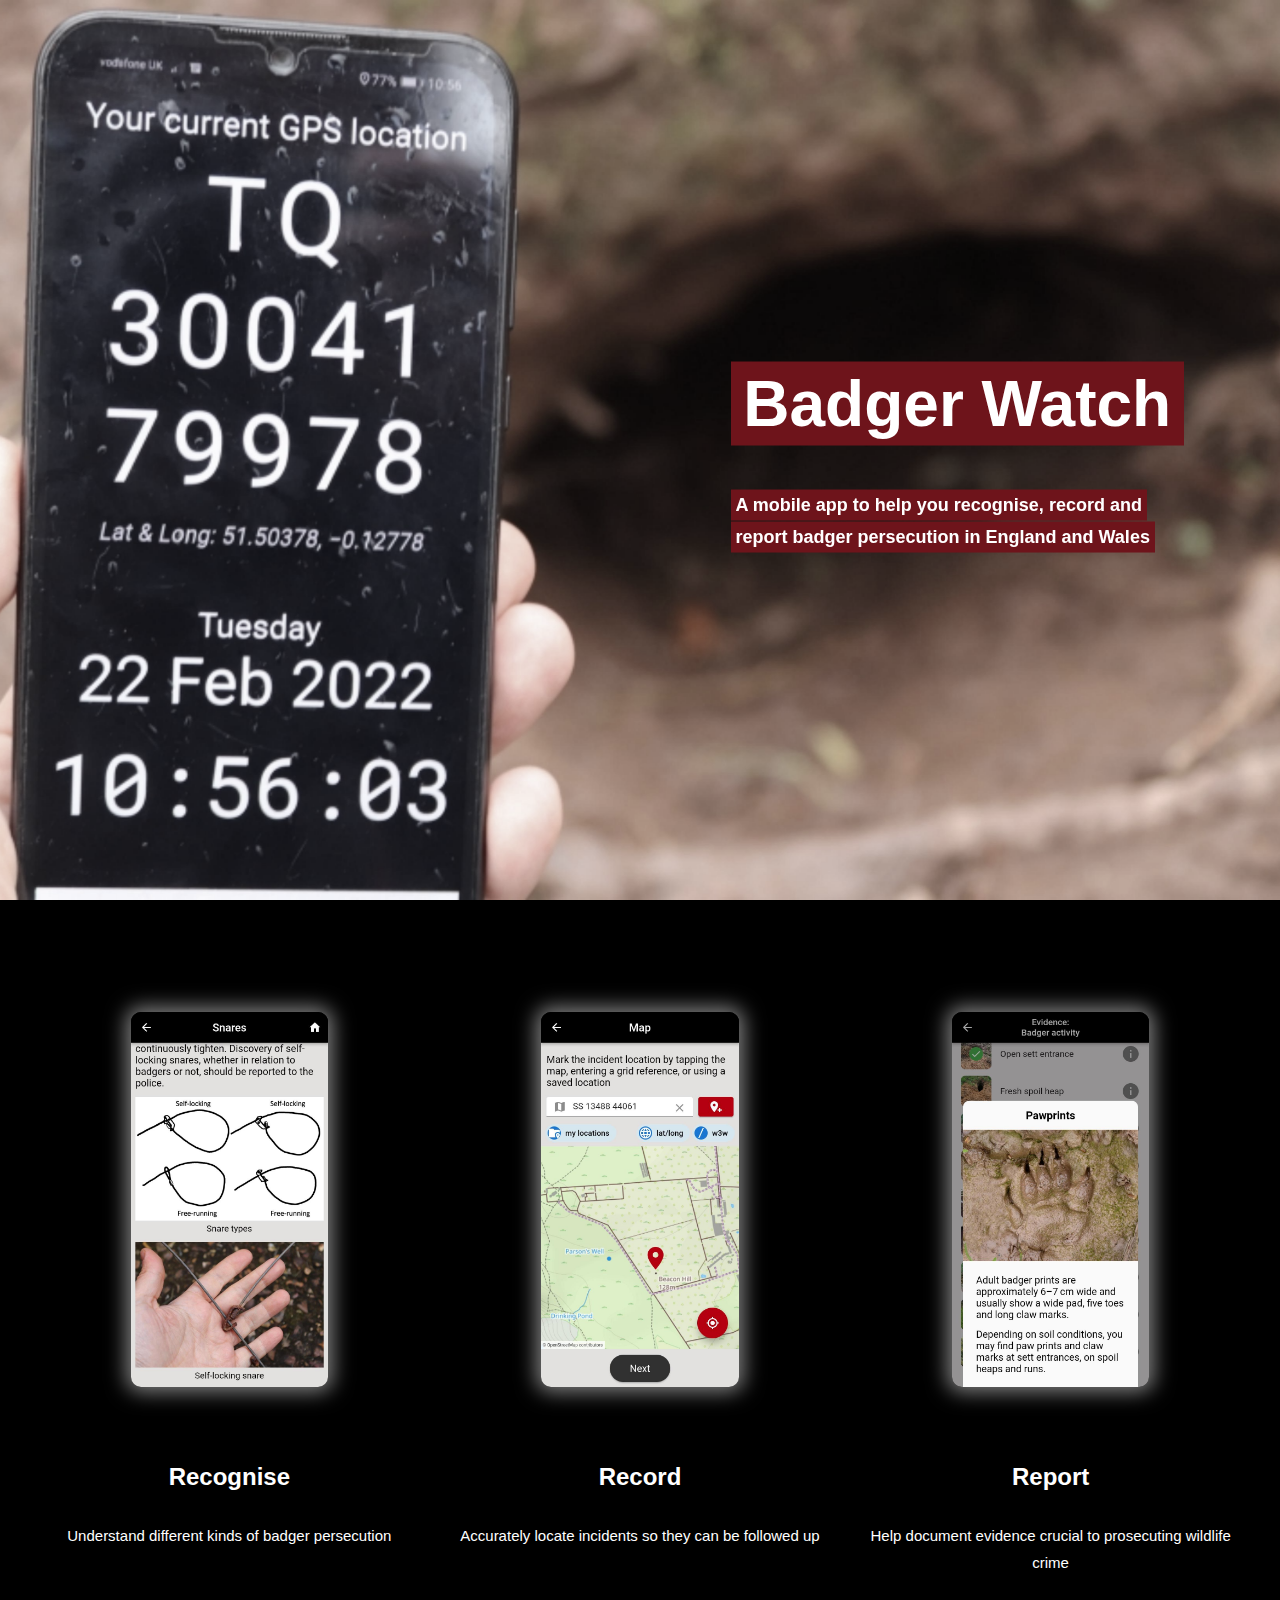
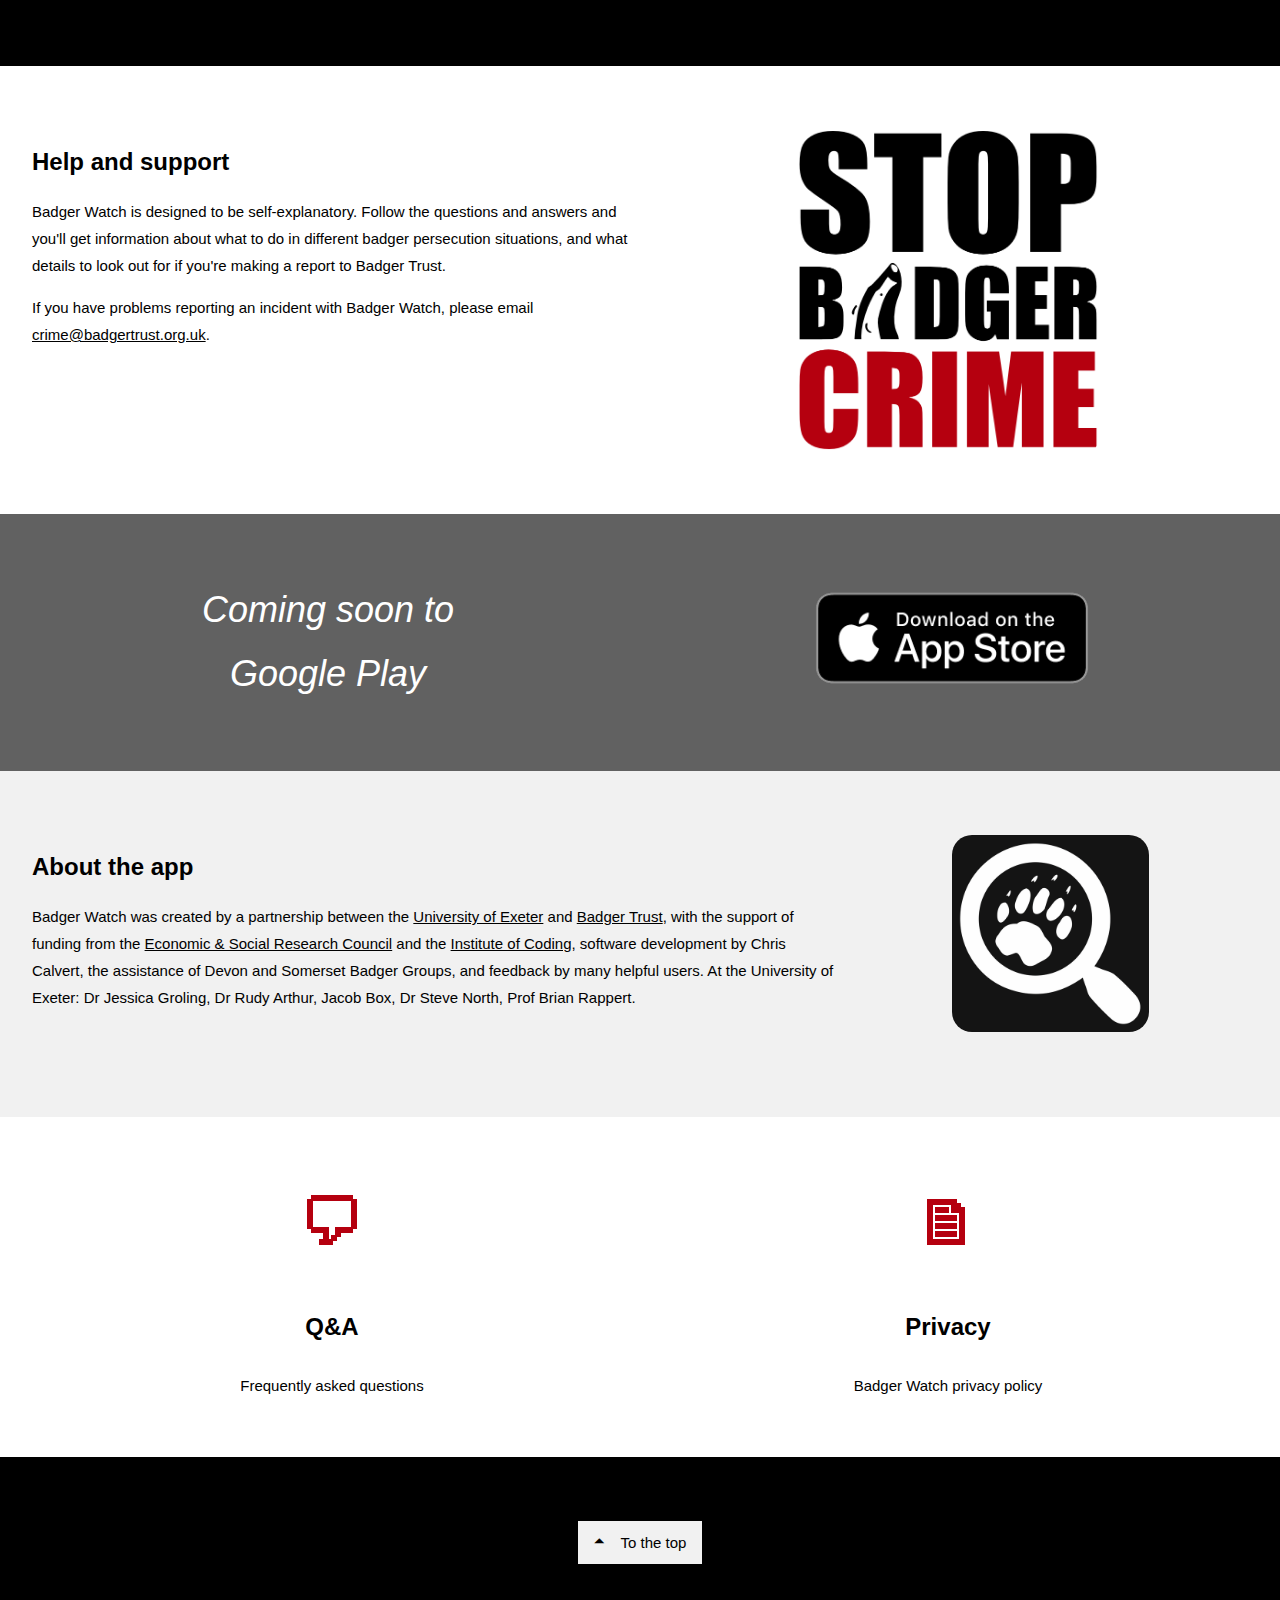
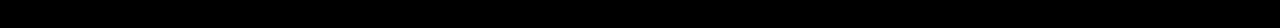
<file: badger/index.html>
<!DOCTYPE html>
<html lang="en">
<head>
<meta charset="UTF-8">
<meta name="viewport" content="width=device-width, initial-scale=1">
<link rel="stylesheet" href="./w3.css">
<style>
body,h1,h2,h3,h4,h5,h6 {font-family: "Roboto", sans-serif}
h3{font-weight: bold}
body, html {
  height: 100%;
  line-height: 1.8;
  background: #000;
  color: #fff;
}

img.screenshot {
    box-shadow: rgba(255,255,255,0.5) 0px 0px 20px 5px;
    border-radius: 10px;
}

.fa{display:inline-block;font:normal normal normal 14px/1 FontAwesome;font-size:inherit;text-rendering:auto;-webkit-font-smoothing:antialiased;-moz-osx-font-smoothing:grayscale}
.fa-arrow-up:before{content:"\1f781"}
.fa-envelope:before{content:"\1f583"}

/* Full height image header */
.bgimg-1 {
  background-position: center;
  background-size: cover;
  background-image: url("./gps-banner.jpeg");
  min-height: 100%;
}

.w3-bar .w3-button {
  padding: 16px;
}
</style>
<title>Badger Watch</title>
</head>
<body>

<header class="bgimg-1 w3-display-container w3-grayscale-min" id="home">
  <div class="w3-display-right w3-text-white" style="padding:48px 96px 48px 48px;">
    <span class="w3-jumbo w3-hide-small" style="background-color: #b5000f; padding: 0.1em 0.2em"><strong>Badger Watch</strong></span><br>
    <span class="w3-xxlarge w3-hide-large w3-hide-medium" style="background-color: #b5000f; padding: 0.1em 0.2em"><strong>Badger Watch</strong></span><br>
    <span class="w3-large" style="background-color: #b5000f; padding: 0.3em 0"><strong>&nbsp;A mobile app to help you recognise, record and&nbsp;<br />&nbsp;report badger persecution in England and Wales&nbsp;</strong></span>
  </div>
</header>

<div class="w3-container" style="padding:48px 16px" id="about">
  <div class="w3-row-padding w3-center" style="margin-top:64px">
    <div class="w3-third">
      <i class="w3-jumbo w3-center"><img class="screenshot" src="screenshot-snares.jpg" style="width: 50%"></i>
      <p class="w3-xlarge"><br><strong>Recognise</strong></p>
      <p>Understand different kinds of badger persecution<br><br></p>
    </div>
    <div class="w3-third">
      <i class="w3-jumbo"><img class="screenshot" src="screenshot-map.jpg" style="width: 50%"></i>
      <p class="w3-xlarge"><br><strong>Record</strong></p>
      <p>Accurately locate incidents so they can be followed up<br><br></p>
    </div>
    <div class="w3-third">
      <i class="w3-jumbo"><img class="screenshot" src="screenshot-evidence.jpg" style="width: 50%"></i>
      <p class="w3-xlarge"><br><strong>Report</strong></p>
      <p>Help document evidence crucial to prosecuting wildlife crime<br><br></p>
    </div>
  </div>
</div>

<div class="w3-container w3-white" style="padding:64px 16px">
  <div class="w3-row-padding">
    <div class="w3-col m6">
      <h3>Help and support</h3>
      <p>Badger Watch is designed to be self-explanatory. Follow the questions and answers and you'll get information about what to do in different badger persecution situations, and what details to look out for if you're making a report to Badger Trust.</p>
      <p>If you have problems reporting an incident with Badger Watch, please email <a href="mailto:crime@badgertrust.org.uk">crime@badgertrust.org.uk</a>.<br><br></p>
    </div>
    <div class="w3-col m6" style="text-align: center"><img class="w3-image w3-round-large" style="width: 50%" src="stopbadgercrime-portrait-black-cropped.png" alt="Stop badger crime"></div>
  </div>
</div>

<div class="w3-container w3-row w3-center w3-dark-grey w3-padding-64">
  <div class="w3-half">
    <span class="w3-xxlarge">
    <i>Coming soon to<br />Google Play</i>
    <!--a href="https://play.google.com/store/apps/details?id=org.projectbadger.badger"><img style="width: 50%" alt="Get it on Google Play" src="playstore.png" /></a-->
    </span>
  </div>
  <div class="w3-half">
    <span class="w3-xxlarge">
    <a href="https://apps.apple.com/gb/app/badger-watch/id1583418039"><img style="width: 50%" alt="Download on the App Store" src="appstore.png" /></a>
    </span>
  </div>

</div>

<div class="w3-container w3-light-grey w3-padding-64">
  <div class="w3-row-padding">
    <div class="w3-twothird">
      <h3>About the app</h3>
      <p>Badger Watch was created by a partnership between the <a href="https://www.exeter.ac.uk/">University of Exeter</a> and <a href="https://www.badgertrust.org.uk/">Badger Trust</a>, with the support of funding from the <a href="https://www.ukri.org/councils/esrc/">Economic &amp; Social Research Council</a> and the <a href="https://instituteofcoding.org/">Institute of Coding</a>, software development by Chris Calvert, the assistance of Devon and Somerset Badger Groups, and feedback by many helpful users. At the University of Exeter: Dr Jessica Groling, Dr Rudy Arthur, Jacob Box, Dr Steve North, Prof Brian Rappert.<br><br></p>
    </div>
    <div class="w3-third" style="text-align: center"><img src="applogo.png" style="width: 50%; border-radius: 20px;"></div>
    </div>
  </div>
</div>

<div class="w3-container w3-white" style="padding:16px 16px" id="links">
  <div class="w3-row-padding w3-center" style="margin-top:32px">
    <div class="w3-half">
      <strong class="w3-jumbo w3-center" style="color:#b5000f"><a href="https://crsdc.github.io/badger/qanda/" style="text-decoration-line: none">&#128489;</a></strong>
      <p class="w3-xlarge"><strong><a href="https://crsdc.github.io/badger/qanda/" style="text-decoration-line: none">Q&amp;A</a></strong></p>
      <p><a href="https://crsdc.github.io/badger/qanda/" style="text-decoration-line: none">Frequently asked questions</a><br><br></p>
    </div>
    <div class="w3-half">
      <strong class="w3-jumbo" style="color:#b5000f"><a href="https://crsdc.github.io/badger/privacy/" style="text-decoration-line: none">&#128462;</a></strong>
      <p class="w3-xlarge"><strong><a href="https://crsdc.github.io/badger/privacy/" style="text-decoration-line: none">Privacy</a></strong></p>
      <p><a href="https://crsdc.github.io/badger/privacy/" style="text-decoration-line: none">Badger Watch privacy policy</a><br><br></p>
    </div>
  </div>
</div>

<footer class="w3-center w3-black w3-padding-64">
  <a href="#home" class="w3-button w3-light-grey"><i class="fa fa-arrow-up w3-margin-right"></i>To the top</a>
</footer>

</body>
</html>
</file>
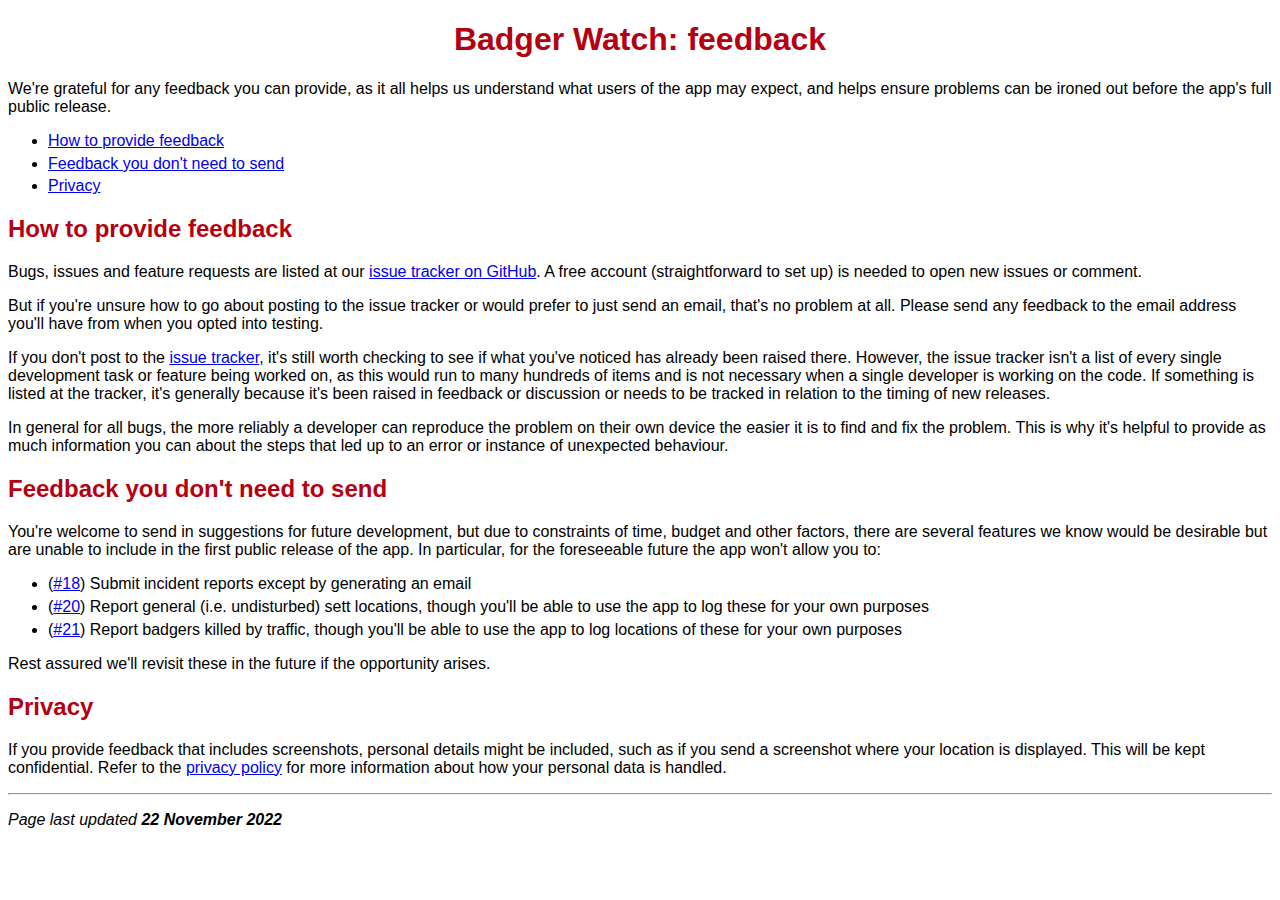
<file: badger/feedback/index.html>
<!DOCTYPE html>
<html lang="en">
<head>
<meta http-equiv="Content-type" content="text/html; charset=utf-8">
<link rel="stylesheet" type="text/css" href="../style.css">
<title>Badger Watch: feedback</title>
</head>
<body>
<h1><a href="../">Badger Watch:</a> feedback</h1>

<p>We're grateful for any feedback you can provide, as it all helps us understand what users of the app may expect, and helps ensure problems can be ironed out before the app's full public release.<p>

<ul>
<li><a href="#feedback">How to provide feedback</a></li>
<li><a href="#notneeded">Feedback you don't need to send</a></li>
<!--li><a href="#screenshots">Screenshots</a></li-->
<li><a href="#privacy">Privacy</a></li>
</ul>

<h2 id="feedback">How to provide feedback</h2>

<p>Bugs, issues and feature requests are listed at our <a href="https://github.com/crsdc/badgerapp/issues">issue tracker on GitHub</a>. A free account (straightforward to set up) is needed to open new issues or comment.

<p>But if you're unsure how to go about posting to the issue tracker or would prefer to just send an email, that's no problem at all. Please send any feedback to the email address you'll have from when you opted into testing.</p>

<!--p>If it's easier for you to send screenshots via a messaging app (e.g. Signal, Telegram, WhatsApp) rather than attaching them to an email, just ask and a phone number can be provided.</p-->

<p>If you don't post to the <a href="https://github.com/crsdc/badgerapp/issues">issue tracker</a>, it's still worth checking to see if what you've noticed has already been raised there. However, the issue tracker isn't a list of every single development task or feature being worked on, as this would run to many hundreds of items and is not necessary when a single developer is working on the code. If something is listed at the tracker, it's generally because it's been raised in feedback or discussion or needs to be tracked in relation to the timing of new releases.</p>

<p>In general for all bugs, the more reliably a developer can reproduce the problem on their own device the easier it is to find and fix the problem. This is why it's helpful to provide as much information you can about the steps that led up to an error or instance of unexpected behaviour.</p>

<h2 id="notneeded">Feedback you don't need to send</h2>

<!--p>If something in the app is marked as "temporarily disabled" or similar, such as when you press a button and a banner with these words is displayed, that means a feature is being worked on and we're well aware of it. A bug report isn't needed in that simple case, but might be if something is disabled that you believe shouldn't be, or if something needs discussing about the feature that's due to be implemented.</p-->

<p>You're welcome to send in suggestions for future development, but due to constraints of time, budget and other factors, there are several features we know would be desirable but are unable to include in the first public release of the app. In particular, for the foreseeable future the app won't allow you to:</p>

<ul>
<li>(<a href="https://github.com/crsdc/badgerapp/issues/18">#18</a>) Submit incident reports except by generating an email</li>
<li>(<a href="https://github.com/crsdc/badgerapp/issues/20">#20</a>) Report general (i.e. undisturbed) sett locations, though you'll be able to use the app to log these for your own purposes</li>
<li>(<a href="https://github.com/crsdc/badgerapp/issues/21">#21</a>) Report badgers killed by traffic, though you'll be able to use the app to log locations of these for your own purposes</li>
</ul>

<p>Rest assured we'll revisit these in the future if the opportunity arises.</p>

<!--h2 id="screenshots">Screenshots</h2>

<p>scre</p-->

<h2 id="privacy">Privacy</h2>

<p>If you provide feedback that includes screenshots, personal details might be included, such as if you send a screenshot where your location is displayed. This will be kept confidential. Refer to the <a href="../privacy/">privacy policy</a> for more information about how your personal data is handled.</p>

<hr />

<p><em>Page last updated <strong>22 November 2022</strong></em></p>

</body>
</html>
</file>
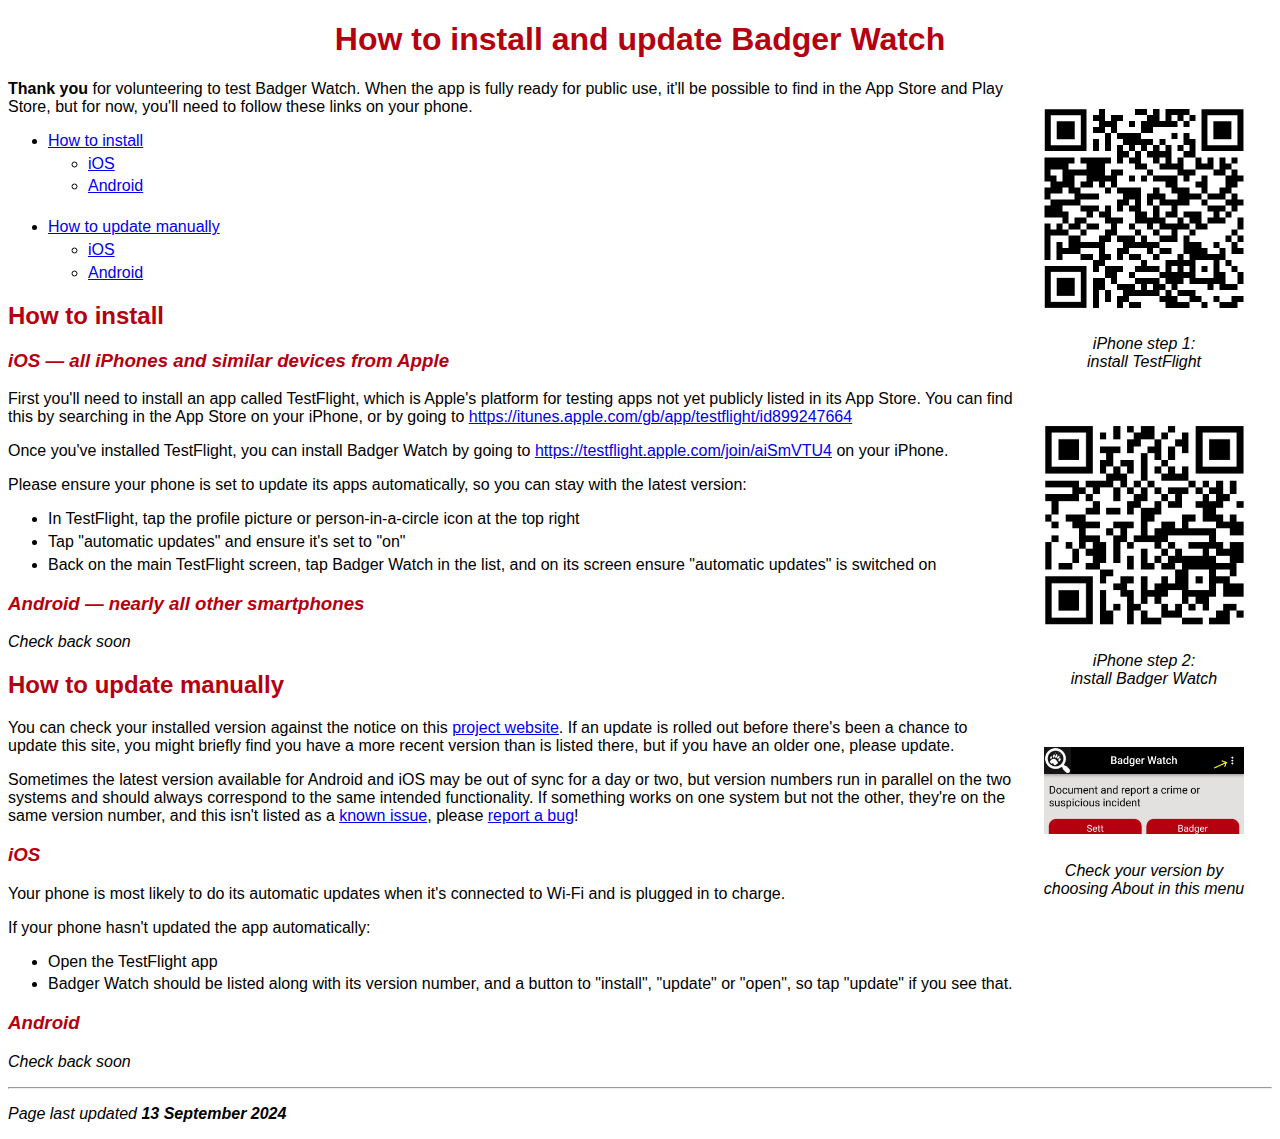
<file: badger/install/index.html>
<!DOCTYPE html>
<html lang="en">
<head>
<meta http-equiv="Content-type" content="text/html; charset=utf-8">
<link rel="stylesheet" type="text/css" href="../style.css">
<title>How to install and update Badger Watch</title>
</head>
<body>
<h1>How to install and update <a href="../">Badger Watch</a></h1>
<div class="qr">
<a href="https://itunes.apple.com/gb/app/testflight/id899247664"><img src="../qr/ios1.png" alt="https://itunes.apple.com/gb/app/testflight/id899247664" /></a>
<p>iPhone step 1:<br />install TestFlight</p>
<br />
<a href="https://testflight.apple.com/join/aiSmVTU4"><img src="../qr/ios2.png" alt="https://testflight.apple.com/join/aiSmVTU4" /></a>
<p>iPhone step 2:<br />install Badger Watch</p>
<!--br /><br />
<a href="https://play.google.com/store/apps/details?id=org.projectbadger.badger"><img src="../qr/android.png" alt="https://play.google.com/store/apps/details?id=org.projectbadger.badger" /></a>
<p>Android:<br />install Badger Watch</p-->
</div>

<p><strong>Thank you</strong> for volunteering to test Badger Watch. When the app is fully ready for public use, it'll be possible to find in the App Store and Play Store, but for now, you'll need to follow these links on your phone.</p>

<ul>
<li><a href="#install">How to install</a><ul>
    <li><a href="#installios">iOS</a></li>
    <li><a href="#installandroid">Android</a></li>
</ul></li>
<br />
<li><a href="#update">How to update manually</a><ul>
    <li><a href="#updateios">iOS</a></li>
    <li><a href="#updateandroid">Android</a></li>
</ul></li>
</ul>

<h2 id="install">How to install</h2>

<!--p>These days, nearly every smartphone runs one of two systems:</p>
<ul>
<li><strong>iOS</strong> &mdash; all iPhones, iPads and similar devices from <strong>Apple</strong></li>
<li><strong>Android</strong> &mdash; overseen by <strong>Google</strong> and found on devices from just about every other manufacturer: Samsung, Huawei, LG, etc.</li>
</ul>

<p>In the UK, the market is divided about 50&ndash;50 between these two systems, so Badger Watch is being developed to run on both, but instructions for installing and updating differ. Once you've been added to the list of testers please follow the instructions relevant to your phone:</p-->

<h3 id="installios">iOS &mdash; all iPhones and similar devices from Apple</h3>

<p>First you'll need to install an app called TestFlight, which is Apple's platform for testing apps not yet publicly listed in its App Store. You can find this by searching in the App Store on your iPhone, or by going to <a href="https://itunes.apple.com/gb/app/testflight/id899247664">https://itunes.apple.com/gb/app/testflight/id899247664</a></p>

<p>Once you've installed TestFlight, you can install Badger Watch by going to <a href="https://testflight.apple.com/join/aiSmVTU4">https://testflight.apple.com/join/aiSmVTU4</a> on your iPhone.</p>
<!--p>When you've installed and opened TestFlight, it will ask for permission to send you notifications. There are unlikely to be many of these but please allow for now. You should then see a "Welcome to TestFlight" screen with some brief general information. From there you can tap "continue" to be taken to what for now may be an empty list of apps, where Badger Watch will later appear.</p>

<p>When you get an email saying you've been invited to test Badger Watch, there will be a button in the email you can tap to take you into TestFlight and install it, after which it will appear in the TestFlight menu, and will be listed with the other apps on your phone.</p-->

<p>Please ensure your phone is set to update its apps automatically, so you can stay with the latest version:</p>

<ul>
<li>In TestFlight, tap the profile picture or person-in-a-circle icon at the top right</li>
<li>Tap "automatic updates" and ensure it's set to "on"</li>
<li>Back on the main TestFlight screen, tap Badger Watch in the list, and on its screen ensure "automatic updates" is switched on</li>
</ul>

<h3 id="installandroid">Android &mdash; nearly all other smartphones</h3>

<p><i>Check back soon</i></p>

<!--p>On your phone, go to <!--a href="https://play.google.com/apps/testing/org.projectbadger.badger">https://play.google.com/apps/testing/org.projectbadger.badger</a>. If you're signed in with your Google account, you should see a notice about joining the testing programme. Read the instructions there, and follow the link to --><!--the app's Play Store listing at <a href="https://play.google.com/store/apps/details?id=org.projectbadger.badger">https://play.google.com/store/apps/details?id=org.projectbadger.badger</a>. From there you should be able to install it.</p>

<!--p>If you're not logged in with the Google account you told us about, it'll say the page or app was not found, since it is not yet publicly listed.</p-->

<!--p>Please ensure your phone is set to update its apps automatically, so you can stay with the latest version. If you need to check or change this:</p>

<ul>
<li>Open the Play Store</li>
<li>Tap your user icon: a profile picture or letter in a circle in the top right of your screen</li>
<li>Tap "settings" in the menu</li>
<li>Tap "network preferences"</li>
<li>Tap "auto-update apps" and ensure it's set to "Wi-Fi only" or "any network" according to your preference</li>
</ul-->

<h2 id="update">How to update manually</h2>

<div class="qr" style="clear: right;">
<img src="about-menu.png" alt="screenshot showing the menu to get to About" />
<p>Check your version by<br />choosing About in this menu</p>
</div>

<p><!--At the current pace of development, new versions are released to testers every few days, so it's important to be using the most recent version available. -->You can check your installed version against the notice on this <a href="../">project website</a>. If an update is rolled out before there's been a chance to update this site, you might briefly find you have a more recent version than is listed there, but if you have an older one, please update.</p>

<!--p>Because we're reliant on the somewhat opaque approvals processes run by Google and Apple, there's a delay of uncertain length between a new version being uploaded and when it's available to download on your phone. This was several days for early versions but seems to be coming down to a few hours more recently. You may find your phone updates the app during the night.</p-->

<p>Sometimes the latest version available for Android and iOS may be out of sync for a day or two, but version numbers run in parallel on the two systems and should always correspond to the same intended functionality. If something works on one system but not the other, they're on the same version number, and this isn't listed as a <a href="../releasenotes/">known issue</a>, please <a href="../feedback/">report a bug</a>!</p>

<h3 id="updateios">iOS</h3>

<p>Your phone is most likely to do its automatic updates when it's connected to Wi-Fi and is plugged in to charge.</p>

<p>If your phone hasn't updated the app automatically:</p>

<ul>
<li>Open the TestFlight app</li>
<li>Badger Watch should be listed along with its version number, and a button to "install", "update" or "open", so tap "update" if you see that.</li>
</ul>

<h3 id="updateandroid">Android</h3>

<p><i>Check back soon</i></p>

<!--p>Your phone is most likely to do its automatic updates when it's connected to Wi-Fi and has been plugged in for a while to charge.</p>

<p>If your phone hasn't updated the app automatically:</p>

<ul>
<li>Open the Play Store app</li>
<li>Tap your user icon: a profile picture or letter in a circle in the top right of your screen</li>
<li>Tap "manage apps and device" in the menu</li>
<li>If there's a section titled "all apps up to date" tap it and then tap the button "check for updates". If instead there's a section titled "updates available" tap "see details"</li>
<li>If Badger Watch is in the list, just tap "update", or tap on the app's icon or name to show a whole screen about it</li>
<li>If Badger Watch is not in the list, but you know an update should be available, you may need to go to:
    <ul>
    <li>"manage apps and device"</li>
    <li>"manage" tab at the top</li>
    <li>sort by name</li>
    <li>find Badger Watch in the list and tap its entry</li>
    <li>tap "update" on the Badger Watch details screen</li>
    </ul></li>
</ul>

<p>On the screen about Badger Watch, however you've reached it, you can tap "what's new" or "about this app", scroll down and you should see a version number. This is the latest version available to you. If you know that a newer version has been released, you may just have to wait a few hours for it to show up on your device. Ensure your phone is on Wi-Fi and well charged, and that you don't have a problem such as full storage preventing your phone from installing updates.</p-->

<hr />

<p><em>Page last updated <strong>13 September 2024</strong></em></p>

</body>
</html>
</file>
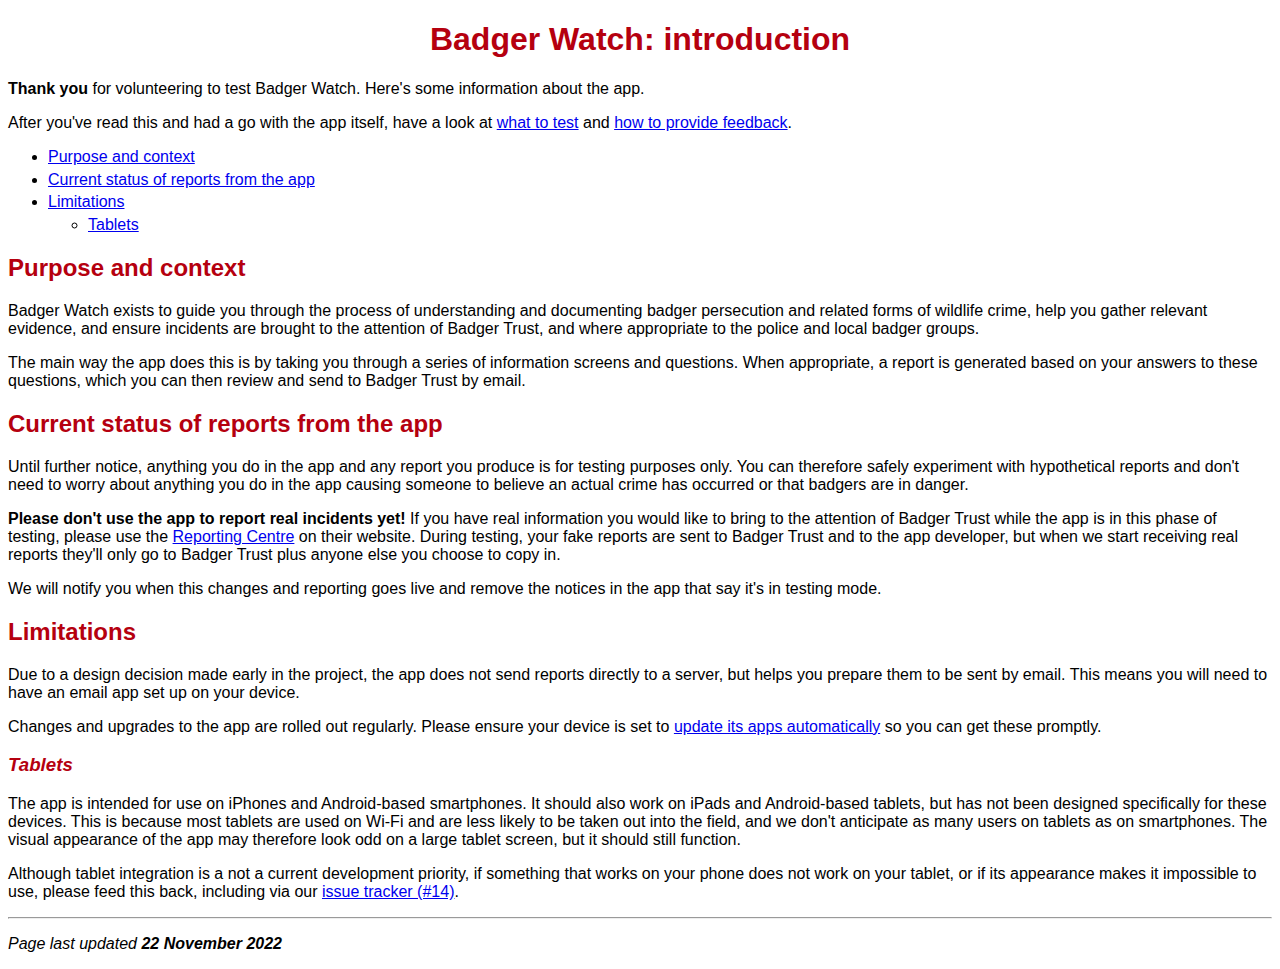
<file: badger/intro/index.html>
<!DOCTYPE html>
<html lang="en">
<head>
<meta http-equiv="Content-type" content="text/html; charset=utf-8">
<link rel="stylesheet" type="text/css" href="../style.css">
<title>Badger Watch: introduction</title>
</head>
<body>
<h1><a href="../">Badger Watch:</a> introduction</h1>

<p><strong>Thank you</strong> for volunteering to test Badger Watch. Here's some information about the app.</p>

<p>After you've read this and had a go with the app itself, have a look at <a href="../testing">what to test</a> and <a href="../feedback">how to provide feedback</a>.</p>

<ul>
<li><a href="#purpose">Purpose and context</a></li>
<li><a href="#status">Current status of reports from the app</a></li>
<li><a href="#limitations">Limitations</a><ul>
    <li><a href="#tablets">Tablets</a></li>
</ul></li>
</ul>

<h2 id="intro">Purpose and context</h2>

<p>Badger Watch exists to guide you through the process of understanding and documenting badger persecution and related forms of wildlife crime, help you gather relevant evidence, and ensure incidents are brought to the attention of Badger Trust, and where appropriate to the police and local badger groups.</p>

<p>The main way the app does this is by taking you through a series of information screens and questions. When appropriate, a report is generated based on your answers to these questions, which you can then review and send to Badger Trust by email.</p>

<h2 id="status">Current status of reports from the app</h2>

<p>Until further notice, anything you do in the app and any report you produce is for testing purposes only. You can therefore safely experiment with hypothetical reports and don't need to worry about anything you do in the app causing someone to believe an actual crime has occurred or that badgers are in danger.</p>

<p><strong>Please don't use the app to report real incidents yet!</strong> If you have real information you would like to bring to the attention of Badger Trust while the app is in this phase of testing, please use the <a href="https://www.badgertrust.org.uk/report">Reporting Centre</a> on their website. During testing, your fake reports are sent to Badger Trust and to the app developer, but when we start receiving real reports they'll only go to Badger Trust plus anyone else you choose to copy in.</p>

<!--p>Similarly, during this phase of testing, screens that suggest you phone 999 or the RSPCA have a link to do this, but it should lead to the placeholder phone number 1234567890, so can be safely tested.</p-->

<p>We will notify you when this changes and reporting goes live and remove the notices in the app that say it's in testing mode.</p>

<h2 id="limitations">Limitations</h2>

<p>Due to a design decision made early in the project, the app does not send reports directly to a server, but helps you prepare them to be sent by email. This means you will need to have an email app set up on your device.</p>

<!--p>During the testing period, you'll find some app features will be enabled or disabled at different times depending on the requirements of the app development process. It should be clear in the app where this has been done deliberately, because buttons will be disabled or you'll see a notice telling you a feature is temporarily disabled.</p-->

<p>Changes and upgrades to the app are rolled out regularly. Please ensure your device is set to <a href="../install">update its apps automatically</a> so you can get these promptly.</p>

<h3 id="tablets">Tablets</h3>

<p>The app is intended for use on iPhones and Android-based smartphones. It should also work on iPads and Android-based tablets, but has not been designed specifically for these devices. This is because most tablets are used on Wi-Fi and are less likely to be taken out into the field, and we don't anticipate as many users on tablets as on smartphones. The visual appearance of the app may therefore look odd on a large tablet screen, but it should still function.</p>

<p>Although tablet integration is a not a current development priority, if something that works on your phone does not work on your tablet, or if its appearance makes it impossible to use, please feed this back, including via our <a href="https://github.com/crsdc/badgerapp/issues/14">issue tracker (#14)</a>.</p>

<hr />

<p><em>Page last updated <strong>22 November 2022</strong></em></p>

</body>
</html>
</file>
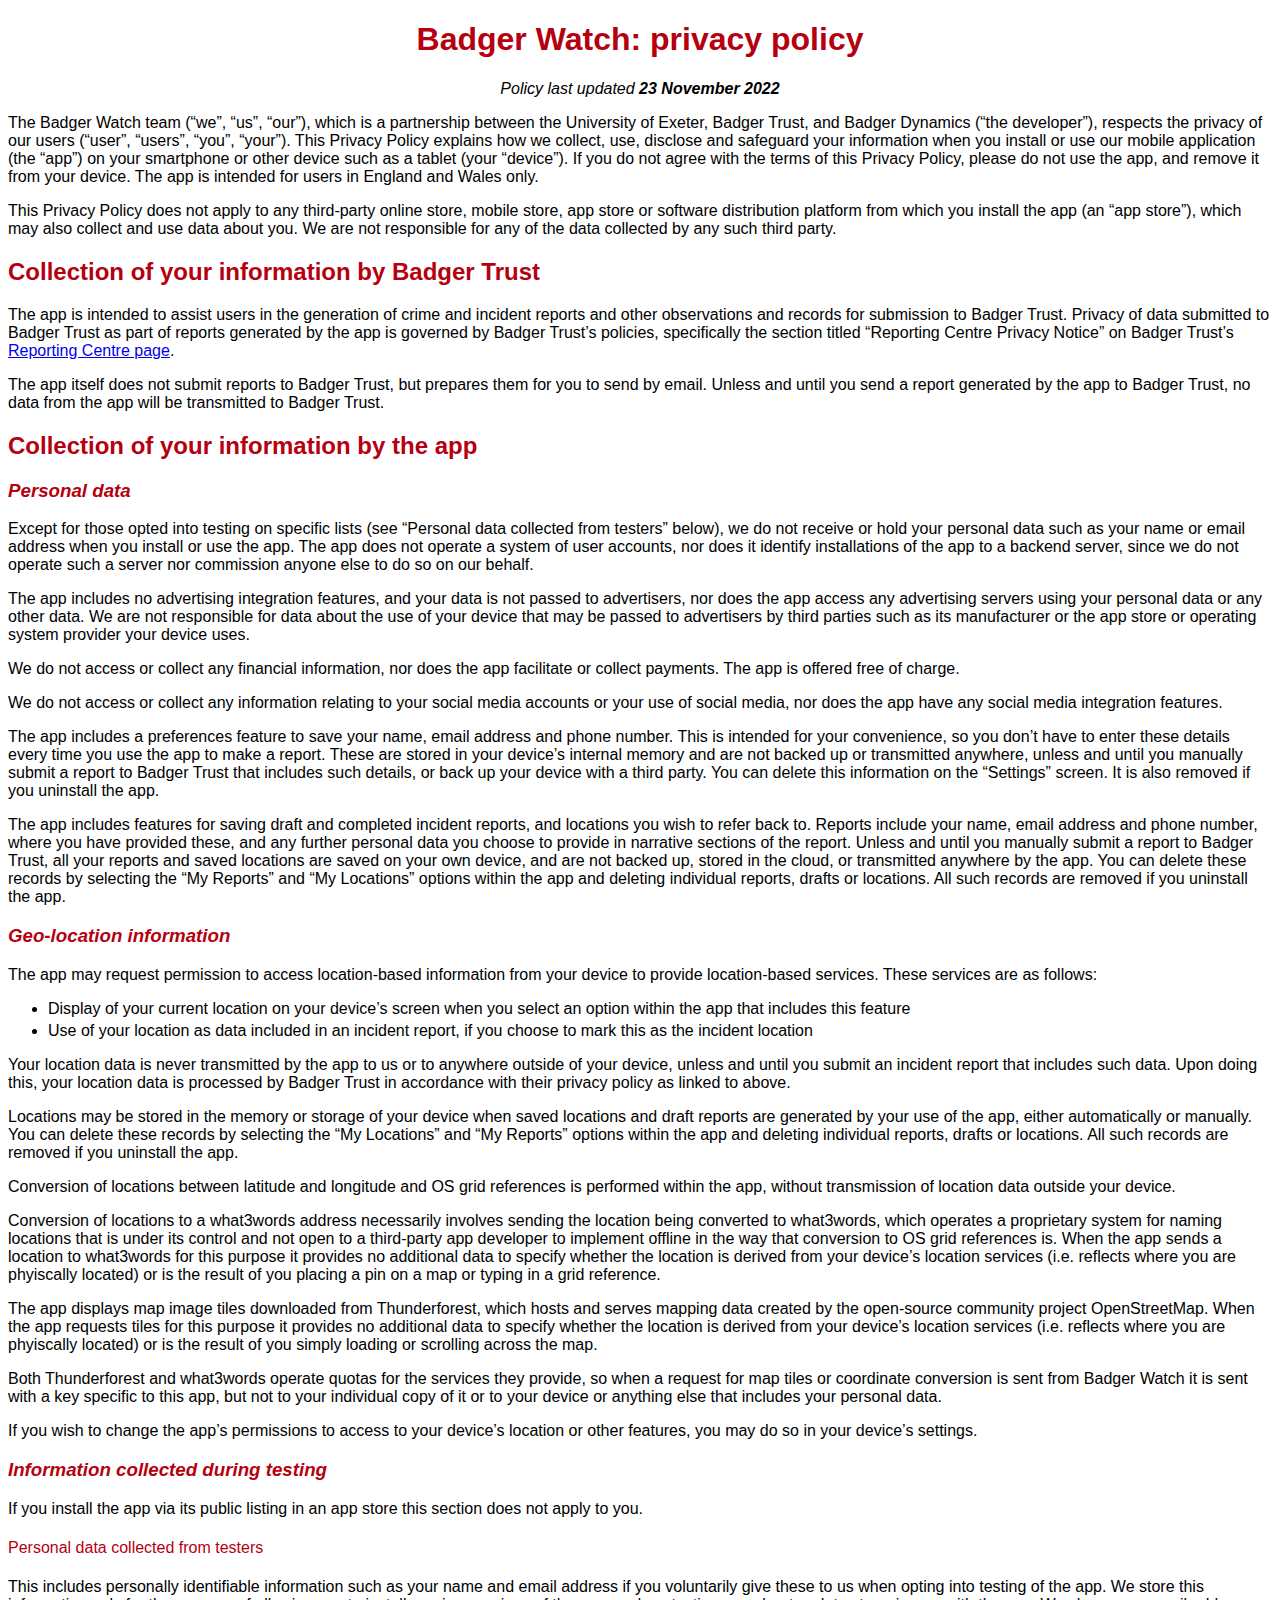
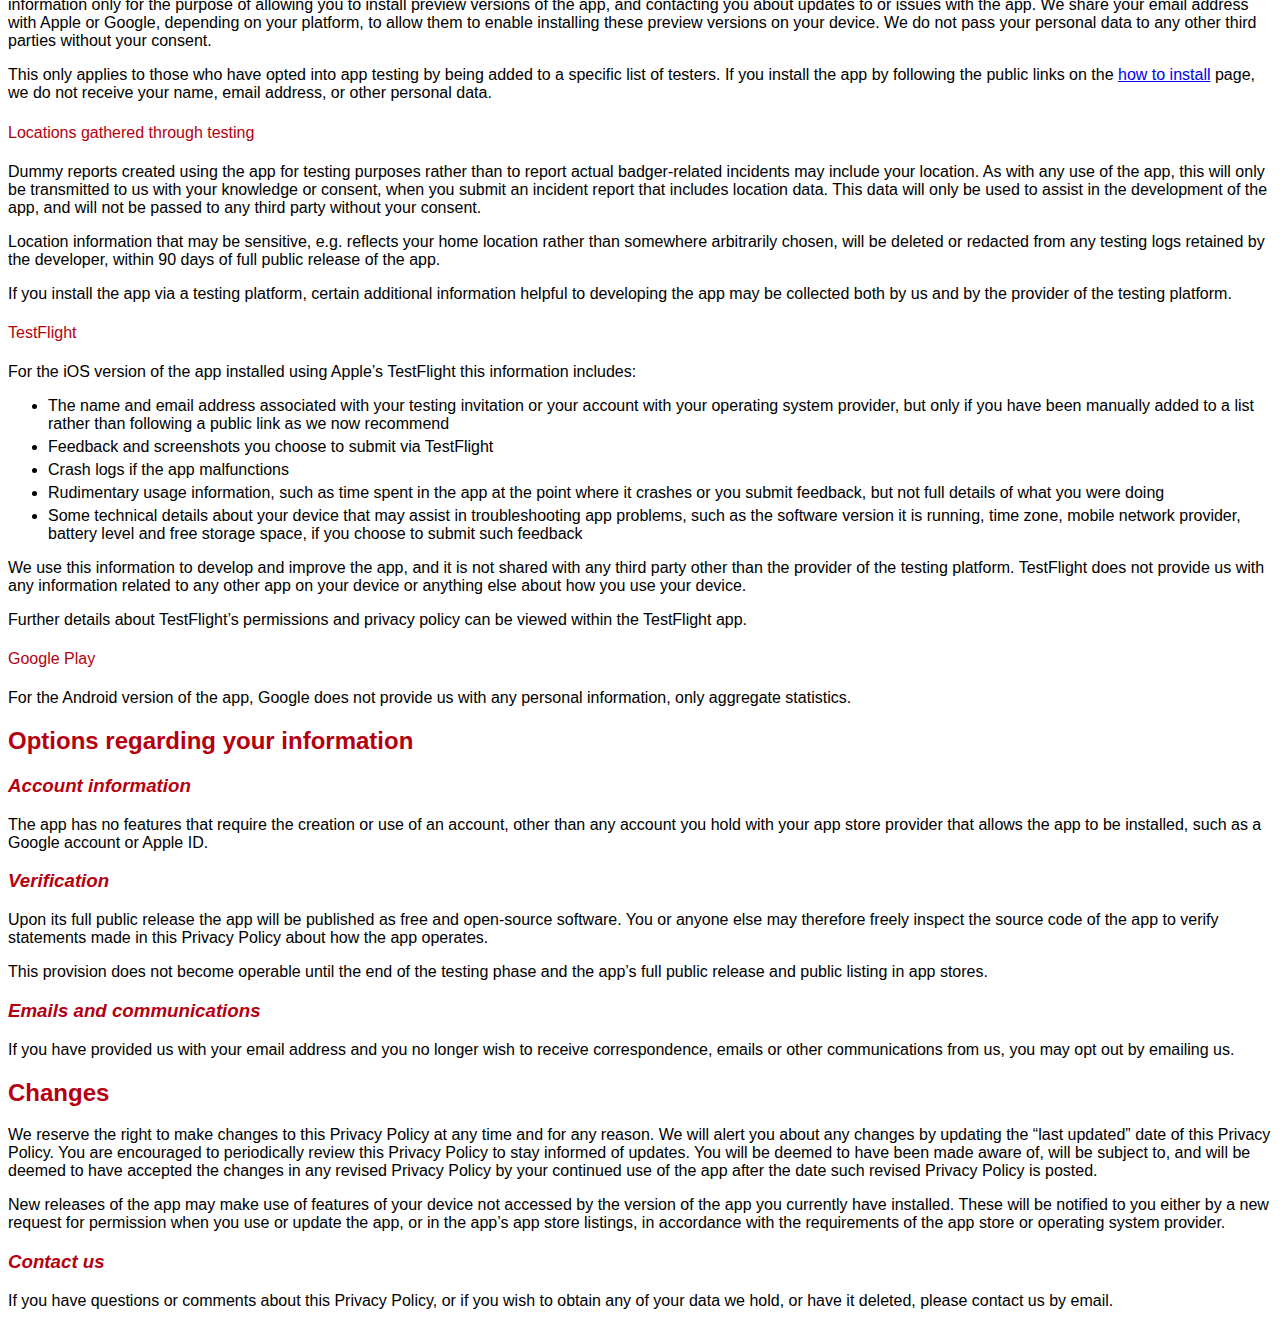
<file: badger/privacy/index.html>
<!DOCTYPE html>
<html>
<head>
<meta http-equiv="Content-type" content="text/html; charset=utf-8">
<link rel="stylesheet" type="text/css" href="../style.css">
<title>Badger Watch: privacy policy</title>
</head>
<body>
<h1><a href="../">Badger Watch:</a> privacy policy</h1>
<!-- Sections commented out below reflect the template privacy policy used to create this privacy policy. They should not be taken as indicating that the app used to have or plans to have features that would require such sections to appear in the privacy policy. -->

<p style="text-align: center"><em>Policy last updated <strong>23 November 2022</strong></em></p>

<p>The Badger Watch team (“we”, “us”, “our”), which is a partnership between the University of Exeter, Badger Trust, and Badger Dynamics (“the developer”), respects the privacy of our users (“user”, “users”, “you”, “your”). This Privacy Policy explains how we collect, use, disclose and safeguard your information when you install or use our mobile application (the “app”) on your smartphone or other device such as a tablet (your “device”). If you do not agree with the terms of this Privacy Policy, please do not use the app, and remove it from your device. The app is intended for users in England and Wales only.</p>

<p>This Privacy Policy does not apply to any third-party online store, mobile store, app store or software distribution platform from which you install the app (an “app store”), which may also collect and use data about you. We are not responsible for any of the data collected by any such third party.</p>

<h2>Collection of your information by Badger Trust</h2>

<p>The app is intended to assist users in the generation of crime and incident reports and other observations and records for submission to Badger Trust. Privacy of data submitted to Badger Trust as part of reports generated by the app is governed by Badger Trust’s policies, specifically the section titled “Reporting Centre Privacy Notice” on Badger Trust’s <a href="https://www.badgertrust.org.uk/report">Reporting Centre page</a>.

<p>The app itself does not submit reports to Badger Trust, but prepares them for you to send by email. Unless and until you send a report generated by the app to Badger Trust, no data from the app will be transmitted to Badger Trust.</p>

<h2>Collection of your information by the app</h2>

<h3>Personal data</h3>

<p>Except for those opted into testing on specific lists (see “Personal data collected from testers” below), we do not receive or hold your personal data such as your name or email address when you install or use the app. The app does not operate a system of user accounts, nor does it identify installations of the app to a backend server, since we do not operate such a server nor commission anyone else to do so on our behalf.</p>

<p>The app includes no advertising integration features, and your data is not passed to advertisers, nor does the app access any advertising servers using your personal data or any other data. We are not responsible for data about the use of your device that may be passed to advertisers by third parties such as its manufacturer or the app store or operating system provider your device uses.</p>

<p>We do not access or collect any financial information, nor does the app facilitate or collect payments. The app is offered free of charge.</p>

<p>We do not access or collect any information relating to your social media accounts or your use of social media, nor does the app have any social media integration features.</p>

<p>The app includes a preferences feature to save your name, email address and phone number. This is intended for your convenience, so you don’t have to enter these details every time you use the app to make a report. These are stored in your device’s internal memory and are not backed up or transmitted anywhere, unless and until you manually submit a report to Badger Trust that includes such details, or back up your device with a third party. You can delete this information on the “Settings” screen. It is also removed if you uninstall the app.</p>

<p>The app includes features for saving draft and completed incident reports, and locations you wish to refer back to. Reports include your name, email address and phone number, where you have provided these, and any further personal data you choose to provide in narrative sections of the report. Unless and until you manually submit a report to Badger Trust, all your reports and saved locations are saved on your own device, and are not backed up, stored in the cloud, or transmitted anywhere by the app. You can delete these records by selecting the “My Reports” and “My Locations” options within the app and deleting individual reports, drafts or locations. All such records are removed if you uninstall the app.</p>
<!--
<h3>Mobile device access</h3>
<p>We may request permission to access certain features of your mobile device. If you wish to change our access or permissions, you may do so in your device’s settings.</p>
<p>Standard and essential permissions such as the permission to store data locally on your mobile device or to display information on its screen are granted by your device’s operating system by default. At present the following specific permissions may be requested during your use of the app:</p>
<ul>
<li>On iOS devices:
    <ul>
    <li></li>
    <li></li>
    </ul></li>
<li>On Android devices:
    <ul>
    <li></li>
    <li>git </li>
    </ul></li>
</ul-->

<h3>Geo-location information</h3>

<p>The app may request permission to access location-based information from your device to provide location-based services. These services are as follows:</p>
<ul>
<li>Display of your current location on your device’s screen when you select an option within the app that includes this feature</li>
<li>Use of your location as data included in an incident report, if you choose to mark this as the incident location</li>
<!-- W3W, England and Wales check? -->
</ul>
<p>Your location data is never transmitted by the app to us or to anywhere outside of your device, unless and until you submit an incident report that includes such data. Upon doing this, your location data is processed by Badger Trust in accordance with their privacy policy as linked to above.</p>

<p>Locations may be stored in the memory or storage of your device when saved locations and draft reports are generated by your use of the app, either automatically or manually. You can delete these records by selecting the “My Locations” and “My Reports” options within the app and deleting individual reports, drafts or locations. All such records are removed if you uninstall the app.</p>

<p>Conversion of locations between latitude and longitude and OS grid references is performed within the app, without transmission of location data outside your device.</p>

<p>Conversion of locations to a what3words address necessarily involves sending the location being converted to what3words, which operates a proprietary system for naming locations that is under its control and not open to a third-party app developer to implement offline in the way that conversion to OS grid references is. When the app sends a location to what3words for this purpose it provides no additional data to specify whether the location is derived from your device’s location services (i.e. reflects where you are phyiscally located) or is the result of you placing a pin on a map or typing in a grid reference.</p>

<p>The app displays map image tiles downloaded from Thunderforest, which hosts and serves mapping data created by the open-source community project OpenStreetMap. When the app requests tiles for this purpose it provides no additional data to specify whether the location is derived from your device’s location services (i.e. reflects where you are phyiscally located) or is the result of you simply loading or scrolling across the map.</p>

<p>Both Thunderforest and what3words operate quotas for the services they provide, so when a request for map tiles or coordinate conversion is sent from Badger Watch it is sent with a key specific to this app, but not to your individual copy of it or to your device or anything else that includes your personal data.</p>

<p>If you wish to change the app’s permissions to access to your device’s location or other features, you may do so in your device’s settings.</p>

<h3>Information collected during testing</h3>

<p>If you install the app via its public listing in an app store this section does not apply to you.</p>

<h4>Personal data collected from testers</h4>

<p>This includes personally identifiable information such as your name and email address if you voluntarily give these to us when opting into testing of the app. We store this information only for the purpose of allowing you to install preview versions of the app, and contacting you about updates to or issues with the app. We share your email address with Apple or Google, depending on your platform, to allow them to enable installing these preview versions on your device. We do not pass your personal data to any other third parties without your consent.</p>

<p>This only applies to those who have opted into app testing by being added to a specific list of testers. If you install the app by following the public links on the <a href="../install/">how to install</a> page, we do not receive your name, email address, or other personal data.</p>

<h4>Locations gathered through testing</h4>
<p>Dummy reports created using the app for testing purposes rather than to report actual badger-related incidents may include your location. As with any use of the app, this will only be transmitted to us with your knowledge or consent, when you submit an incident report that includes location data. This data will only be used to assist in the development of the app, and will not be passed to any third party without your consent.</p>
<p>Location information that may be sensitive, e.g. reflects your home location rather than somewhere arbitrarily chosen, will be deleted or redacted from any testing logs retained by the developer, within 90 days of full public release of the app.</p>
<p>If you install the app via a testing platform, certain additional information helpful to developing the app may be collected both by us and by the provider of the testing platform.</p>
<h4>TestFlight</h4>
<p>For the iOS version of the app installed using Apple’s TestFlight this information includes:</p>
<ul>
<li>The name and email address associated with your testing invitation or your account with your operating system provider, but only if you have been manually added to a list rather than following a public link as we now recommend</li>
<li>Feedback and screenshots you choose to submit via TestFlight</li>
<li>Crash logs if the app malfunctions</li>
<li>Rudimentary usage information, such as time spent in the app at the point where it crashes or you submit feedback, but not full details of what you were doing</li>
<li>Some technical details about your device that may assist in troubleshooting app problems, such as the software version it is running, time zone, mobile network provider, battery level and free storage space, if you choose to submit such feedback</li>
</ul>
<p>We use this information to develop and improve the app, and it is not shared with any third party other than the provider of the testing platform. TestFlight does not provide us with any information related to any other app on your device or anything else about how you use your device.</p>
<p>Further details about TestFlight’s permissions and privacy policy can be viewed within the TestFlight app.</p>
<h4>Google Play</h4>
<p>For the Android version of the app, Google does not provide us with any personal information, only aggregate statistics.</p>

<!--h3>Mobile device data</h3>
<p>Device information such as your mobile device ID number, model, and manufacturer, version of your operating system, phone number, country, location, and any other data you choose to provide. ### what does test flight send</p-->


<!--p><strong>Push Notifications</strong></p>
<p>We may request to send you push notifications regarding your account or the Application. If you wish to opt-out from receiving these types of communications, you may turn them off in your device’s settings.</p>
<p><strong>Third-Party Data</strong></p>
<p>Information from third parties, such as personal information or network friends, if you connect your account to the third party and grant the Application permission to access this information.</p>
<p><strong>Data From Contests, Giveaways, and Surveys</strong></p>
<p>Personal and other information you may provide when entering contests or giveaways and/or responding to surveys.</p-->
<!--p><strong>USE OF YOUR INFORMATION</strong></p>
<p>Having accurate information about you permits us to provide you with a smooth, efficient, and customized experience. Specifically, we may use information collected about you via the Application to: <span style="color: #8351f9;">[Choose from the options below, or add your own]</span></p>
<ol>
<li>Administer sweepstakes, promotions, and contests.</li>
<li>Assist law enforcement and respond to subpoena.</li>
<li>Compile anonymous statistical data and analysis for use internally or with third parties.</li>
<li>Create and manage your account.</li>
<li>Deliver targeted advertising, coupons, newsletters, and other information regarding promotions and the Application to you.</li>
<li>Email you regarding your account or order.</li>
<li>Enable user-to-user communications.</li>
<li>Fulfill and manage purchases, orders, payments, and other transactions related to the Application.</li>
<li>Generate a personal profile about you to make future visits to the Application more personalized.</li>
<li>Increase the efficiency and operation of the Application.</li>
<li>Monitor and analyze usage and trends to improve your experience with the Application.</li>
<li>Notify you of updates to the Application.</li>
<li>Offer new products, services, mobile applications, and/or recommendations to you.</li>
<li>Perform other business activities as needed.</li>
<li>Prevent fraudulent transactions, monitor against theft, and protect against criminal activity.</li>
<li>Process payments and refunds.</li>
<li>Request feedback and contact you about your use of the Application.</li>
<li>Resolve disputes and troubleshoot problems.</li>
<li>Respond to product and customer service requests.</li>
<li>Send you a newsletter.</li>
<li>Solicit support for the Application.</li>
<li><span style="color: #8351f9;">[Other]</span></li>
</ol>
<p><strong>DISCLOSURE OF YOUR INFORMATION</strong></p>
<p>We may share information we have collected about you in certain situations. Your information may be disclosed as follows:</p>
<p><strong>By Law or to Protect Rights</strong></p>
<p>If we believe the release of information about you is necessary to respond to legal process, to investigate or remedy potential violations of our policies, or to protect the rights, property, and safety of others, we may share your information as permitted or required by any applicable law, rule, or regulation. This includes exchanging information with other entities for fraud protection and credit risk reduction.</p>
<p><strong>Third-Party Service Providers</strong></p>
<p>We may share your information with third parties that perform services for us or on our behalf, including payment processing, data analysis, email delivery, hosting services, customer service, and marketing assistance.</p>
<p><strong>Marketing Communications</strong></p>
<p>With your consent, or with an opportunity for you to withdraw consent, we may share your information with third parties for marketing purposes, as permitted by law.</p>
<p><strong>Interactions with Other Users</strong></p>
<p>If you interact with other users of the Application, those users may see your name, profile photo, and descriptions of your activity, including sending invitations to other users, chatting with other users, liking posts, following blogs.</p>
<p><strong>Online Postings</strong></p>
<p>When you post comments, contributions or other content to the Applications, your posts may be viewed by all users and may be publicly distributed outside the Application in perpetuity</p>
<p><strong>Third-Party Advertisers</strong></p>
<p>We may use third-party advertising companies to serve ads when you visit the Application. These companies may use information about your visits to the Application and other websites that are contained in web cookies in order to provide advertisements about goods and services of interest to you.</p>
<p><strong>Affiliates</strong></p>
<p>We may share your information with our affiliates, in which case we will require those affiliates to honor this Privacy Policy. Affiliates include our parent company and any subsidiaries, joint venture partners or other companies that we control or that are under common control with us.</p>
<p><strong>Business Partners</strong></p>
<p>We may share your information with our business partners to offer you certain products, services or promotions.</p>
<p><strong>Offer Wall</strong></p>
<p>The Application may display a third-party-hosted “offer wall.” Such an offer wall allows third-party advertisers to offer virtual currency, gifts, or other items to users in return for acceptance and completion of an advertisement offer. Such an offer wall may appear in the Application and be displayed to you based on certain data, such as your geographic area or demographic information. When you click on an offer wall, you will leave the Application. A unique identifier, such as your user ID, will be shared with the offer wall provider in order to prevent fraud and properly credit your account.</p>
<p><strong>Social Media Contacts</strong></p>
<p>If you connect to the Application through a social network, your contacts on the social network will see your name, profile photo, and descriptions of your activity.</p>
<p><strong>Other Third Parties</strong></p>
<p>We may share your information with advertisers and investors for the purpose of conducting general business analysis. We may also share your information with such third parties for marketing purposes, as permitted by law.</p>
<p><strong>Sale or Bankruptcy</strong></p>
<p>If we reorganize or sell all or a portion of our assets, undergo a merger, or are acquired by another entity, we may transfer your information to the successor entity. If we go out of business or enter bankruptcy, your information would be an asset transferred or acquired by a third party. You acknowledge that such transfers may occur and that the transferee may decline honor commitments we made in this Privacy Policy.</p>
<p>We are not responsible for the actions of third parties with whom you share personal or sensitive data, and we have no authority to manage or control third-party solicitations. If you no longer wish to receive correspondence, emails or other communications from third parties, you are responsible for contacting the third party directly.</p>
<p><strong>TRACKING TECHNOLOGIES</strong></p>
<p><strong>Cookies and Web Beacons</strong></p>
<p>We may use cookies, web beacons, tracking pixels, and other tracking technologies on the Application to help customize the Application and improve your experience. When you access the Application, your personal information is not collected through the use of tracking technology. Most browsers are set to accept cookies by default. You can remove or reject cookies, but be aware that such action could affect the availability and functionality of the Application. You may not decline web beacons. However, they can be rendered ineffective by declining all cookies or by modifying your web browser’s settings to notify you each time a cookie is tendered, permitting you to accept or decline cookies on an individual basis.</p>
<p><strong>Internet-Based Advertising</strong></p>
<p>Additionally, we may use third-party software to serve ads on the Application, implement email marketing campaigns, and manage other interactive marketing initiatives. This third-party software may use cookies or similar tracking technology to help manage and optimize your online experience with us. For more information about opting-out of interest-based ads, visit the <a href="http://optout.networkadvertising.org/?c=1">Network Advertising Initiative Opt-Out Tool</a> or <a href="https://optout.aboutads.info/?c=2&amp;lang=EN" target="_blank" rel="noopener noreferrer">Digital Advertising Alliance Opt-Out Tool</a>.</p>
<p><strong>Website Analytics</strong></p>
<p>We may also partner with selected third-party vendors, such as <span style="color: #8351f9;">[List any third-party analytics that your mobile app uses (eg. Google Analytics)]</span> to allow tracking technologies and remarketing services on the Application through the use of first party cookies and third-party cookies, to, among other things, analyze and track users’ use of the Application, determine the popularity of certain content, and better understand online activity. By accessing the Application, you consent to the collection and use of your information by these third-party vendors. You are encouraged to review their privacy policy and contact them directly for responses to your questions. We do not transfer personal information to these third-party vendors.</p>
<p>You should be aware that getting a new computer, installing a new browser, upgrading an existing browser, or erasing or otherwise altering your browser’s cookies files may also clear certain opt-out cookies, plug-ins, or settings.</p>
<p><strong>THIRD-PARTY WEBSITES</strong></p>
<p>The Application may contain links to third-party websites and applications of interest, including advertisements and external services, that are not affiliated with us. Once you have used these links to leave the Application, any information you provide to these third parties is not covered by this Privacy Policy, and we cannot guarantee the safety and privacy of your information. Before visiting and providing any information to any third-party websites, you should inform yourself of the privacy policies and practices (if any) of the third party responsible for that website, and should take those steps necessary to, in your discretion, protect the privacy of your information. We are not responsible for the content or privacy and security practices and policies of any third parties, including other sites, services or applications that may be linked to or from the Application.</p>
<p><strong>SECURITY OF YOUR INFORMATION</strong></p>
<p>We use administrative, technical, and physical security measures to help protect your personal information. While we have taken reasonable steps to secure the personal information you provide to us, please be aware that despite our efforts, no security measures are perfect or impenetrable, and no method of data transmission can be guaranteed against any interception or other type of misuse. Any information disclosed online is vulnerable to interception and misuse by unauthorized parties. Therefore, we cannot guarantee complete security if you provide personal information.</p>
<p><strong>POLICY FOR CHILDREN</strong></p>
<p>We do not collect information on the age of users.</p>
<p>We do not knowingly solicit information from or market to children under the age of 13. If you become aware of any data we have collected from children under age 13, please contact us using the contact information provided below.</p>
<!--p><strong>CONTROLS FOR DO-NOT-TRACK FEATURES</strong></p>
<p>Most web browsers and some mobile operating systems <span style="color: #8351f9;">[and our mobile applications]</span> include a Do-Not-Track (“DNT”) feature or setting you can activate to signal your privacy preference not to have data about your online browsing activities monitored and collected. No uniform technology standard for recognizing and implementing DNT signals has been finalized. As such, we do not currently respond to DNT browser signals or any other mechanism that automatically communicates your choice not to be tracked online. If a standard for online tracking is adopted that we must follow in the future, we will inform you about that practice in a revised version of this Privacy Policy.</p-->

<h2>Options regarding your information</h2>

<h3>Account information</h3>
<p>The app has no features that require the creation or use of an account, other than any account you hold with your app store provider that allows the app to be installed, such as a Google account or Apple ID.</p>

<h3>Verification</h3>
<p>Upon its full public release the app will be published as free and open-source software. You or anyone else may therefore freely inspect the source code of the app to verify statements made in this Privacy Policy about how the app operates.</p>
<p>This provision does not become operable until the end of the testing phase and the app’s full public release and public listing in app stores.</p>
<!--p>You may at any time review or change the information in your account or terminate your account by: <span style="color: #8351f9;">[Choose from the options below, or add your own]</span></p>
<ul>
<li>Logging into your account settings and updating your account</li>
<li>Contacting us using the contact information provided below</li>
<li><span style="color: #8351f9;">[Other]</span></li>
</ul>
<p>Upon your request to terminate your account, we will deactivate or delete your account and information from our active databases. However, some information may be retained in our files to prevent fraud, troubleshoot problems, assist with any investigations, enforce our Terms of Use and/or comply with legal requirements.</p-->

<h3>Emails and communications</h3>
<p>If you have provided us with your email address and you no longer wish to receive correspondence, emails or other communications from us, you may opt out by emailing us.</p><!--: <span style="color: #8351f9;">[Choose from the options below, or add your own]</span></p>
<ul>
<li>Noting your preferences at the time you register your account with the Application</li>
<li>Logging into your account settings and updating your preferences.</li>
<li>Contacting us using the contact information provided below</li>
</ul-->
<!--p>If you no longer wish to receive correspondence, emails or other communications from third parties, you are responsible for contacting the third party directly.</p-->
<!--p><strong>CALIFORNIA PRIVACY RIGHTS</strong></p>
<p>California Civil Code Section 1798.83, also known as the “Shine The Light” law, permits our users who are California residents to request and obtain from us, once a year and free of charge, information about categories of personal information (if any) we disclosed to third parties for direct marketing purposes and the names and addresses of all third parties with which we shared personal information in the immediately preceding calendar year. If you are a California resident and would like to make such a request, please submit your request in writing to us using the contact information provided below.</p>
<p>If you are under 18 years of age, reside in California, and have a registered account with the Application, you have the right to request removal of unwanted data that you publicly post on the Application. To request removal of such data, please contact us using the contact information provided below, and include the email address associated with your account and a statement that you reside in California. We will make sure the data is not publicly displayed on the Application, but please be aware that the data may not be completely or comprehensively removed from our systems.</p-->

<h2>Changes</h2>
<p>We reserve the right to make changes to this Privacy Policy at any time and for any reason. We will alert you about any changes by updating the “last updated” date of this Privacy Policy. You are encouraged to periodically review this Privacy Policy to stay informed of updates. You will be deemed to have been made aware of, will be subject to, and will be deemed to have accepted the changes in any revised Privacy Policy by your continued use of the app after the date such revised Privacy Policy is posted.</p>
<p>New releases of the app may make use of features of your device not accessed by the version of the app you currently have installed. These will be notified to you either by a new request for permission when you use or update the app, or in the app’s app store listings, in accordance with the requirements of the app store or operating system provider.</p>

<h3>Contact us</h3>
<p>If you have questions or comments about this Privacy Policy, or if you wish to obtain any of your data we hold, or have it deleted, please contact us by email.</p>

</body>
</html>
</file>
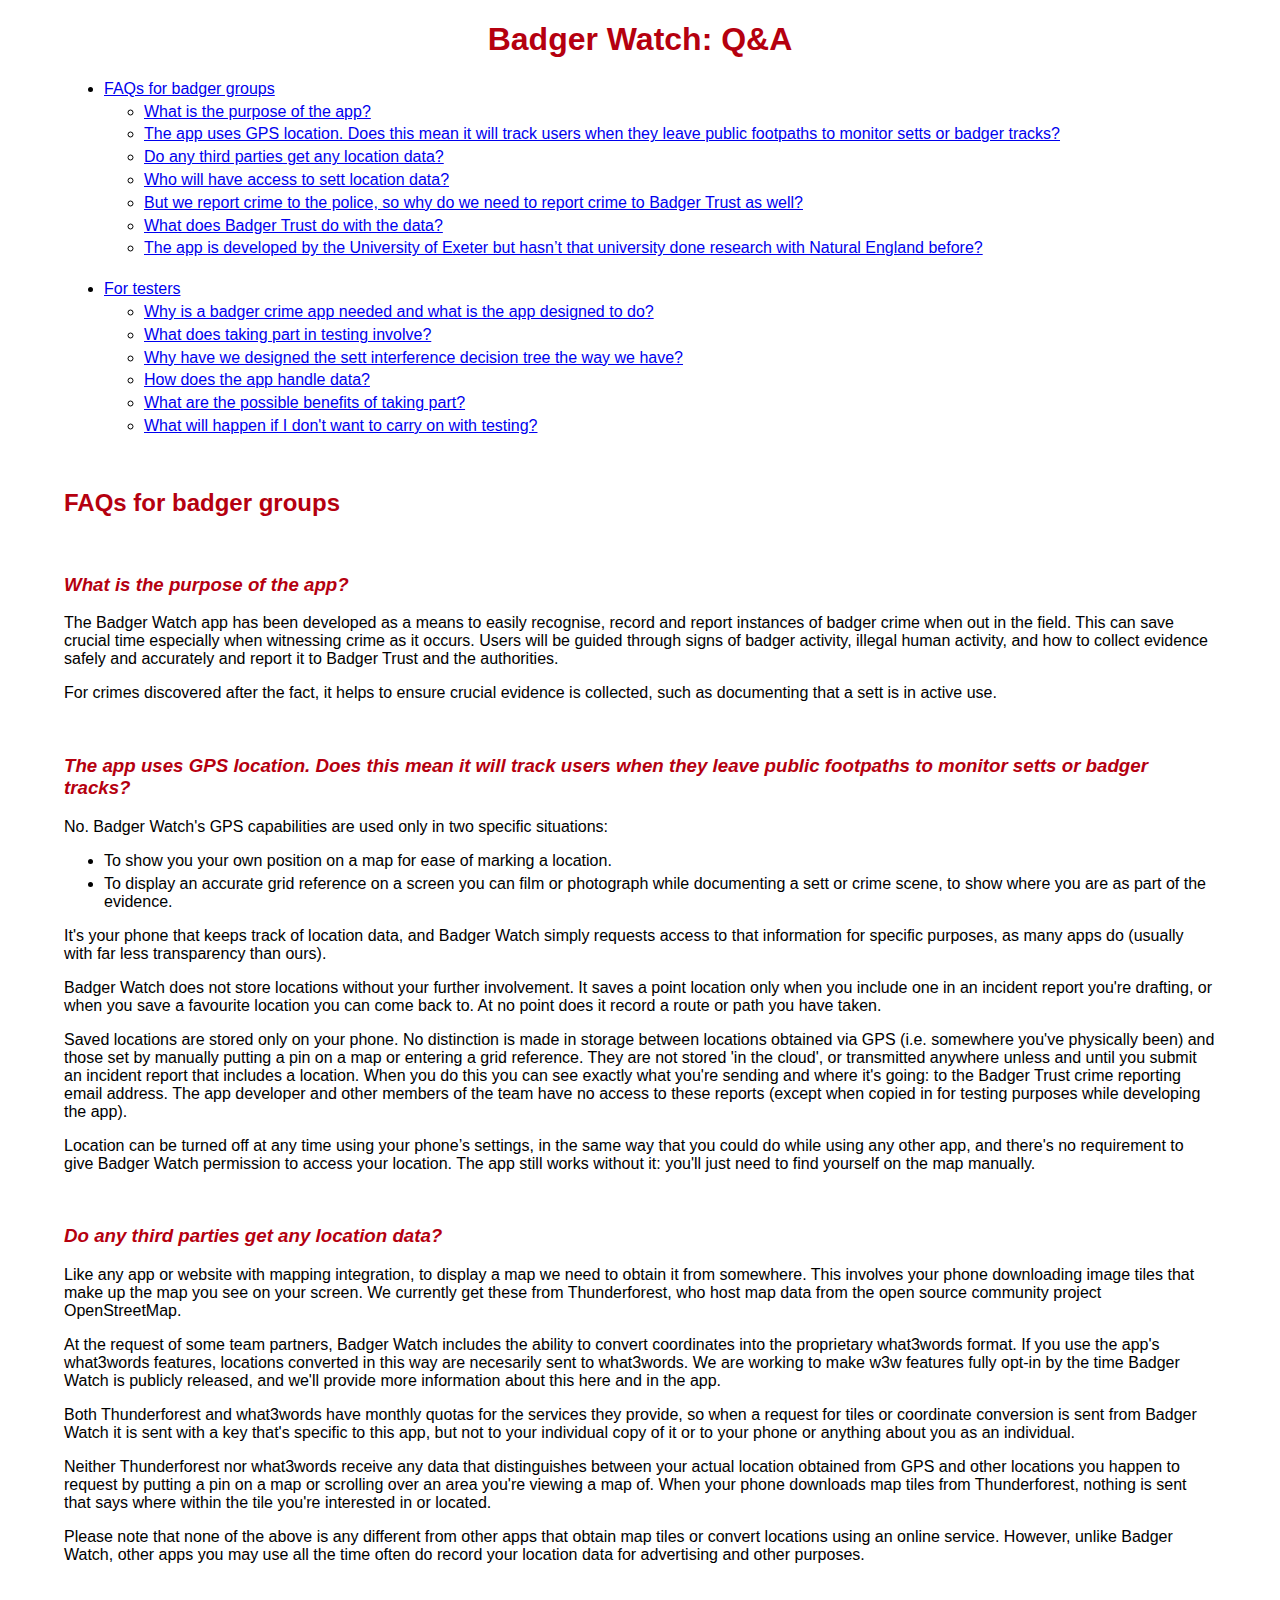
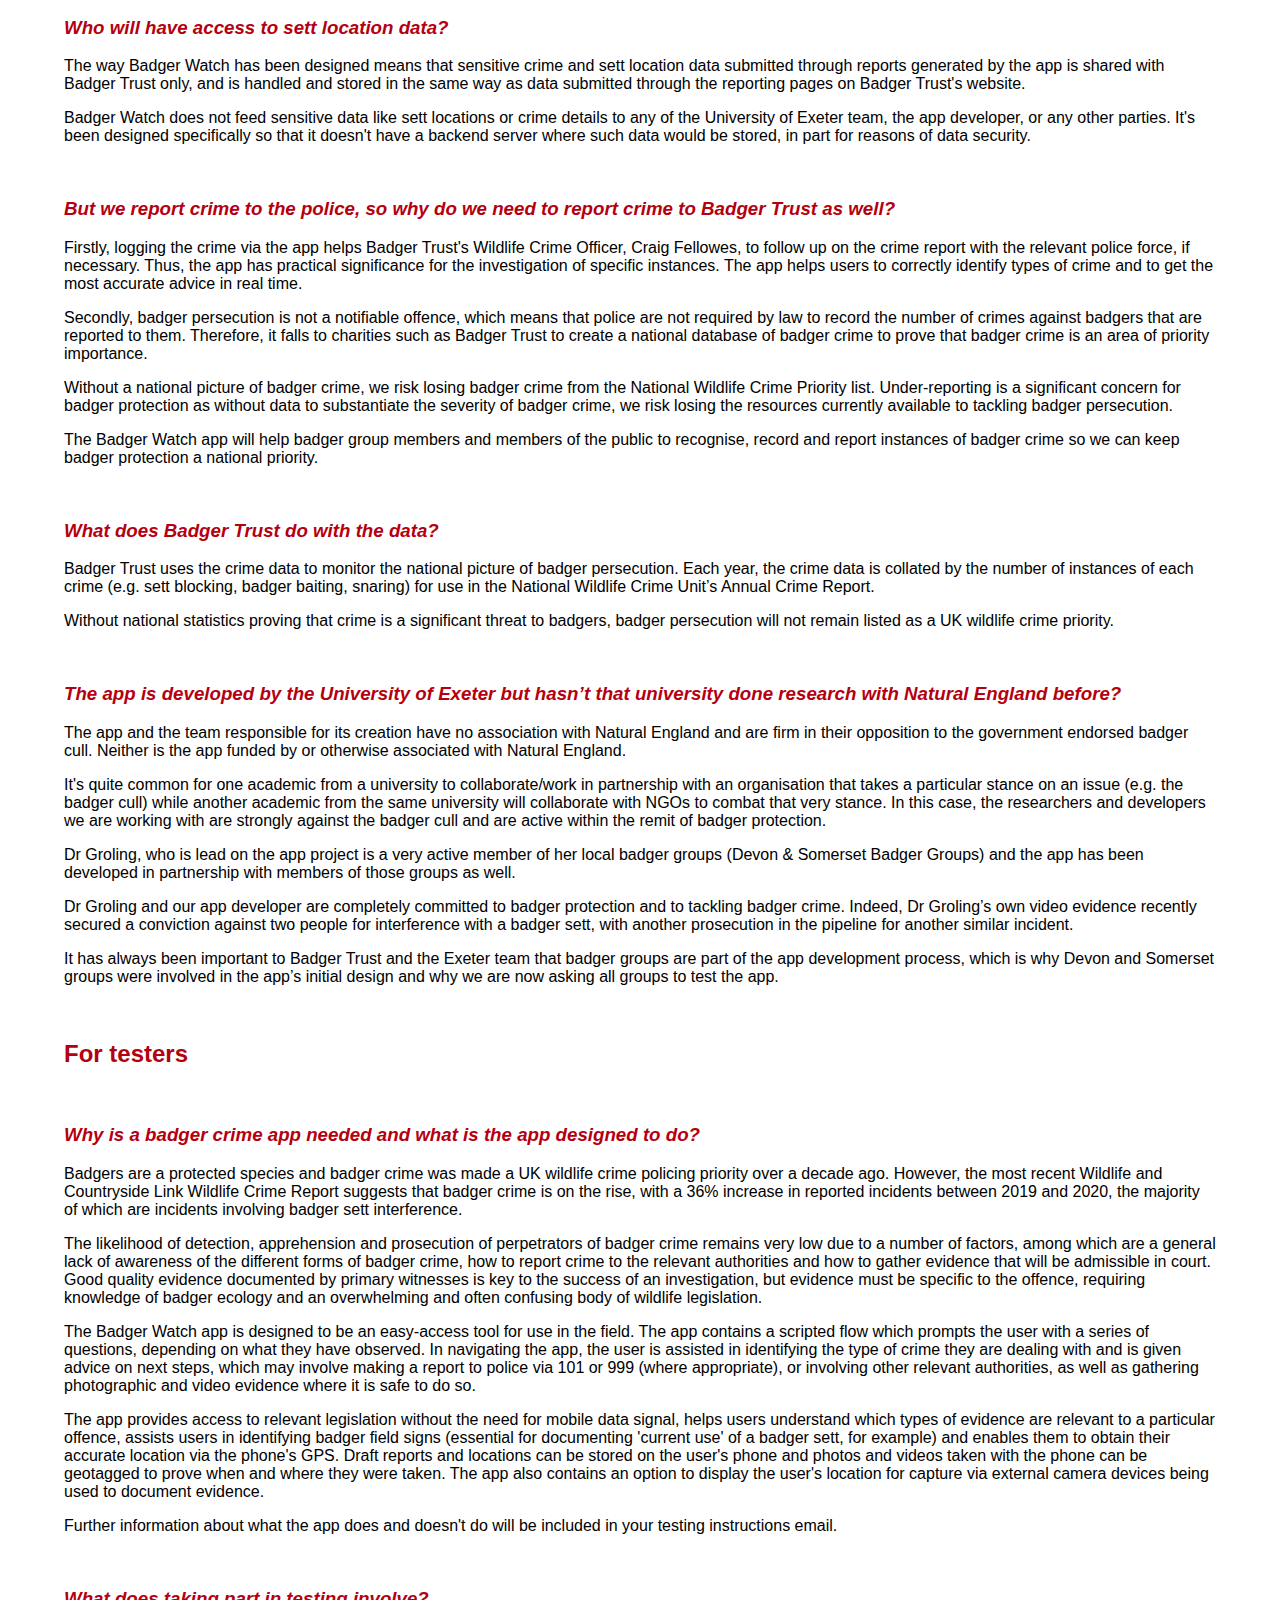
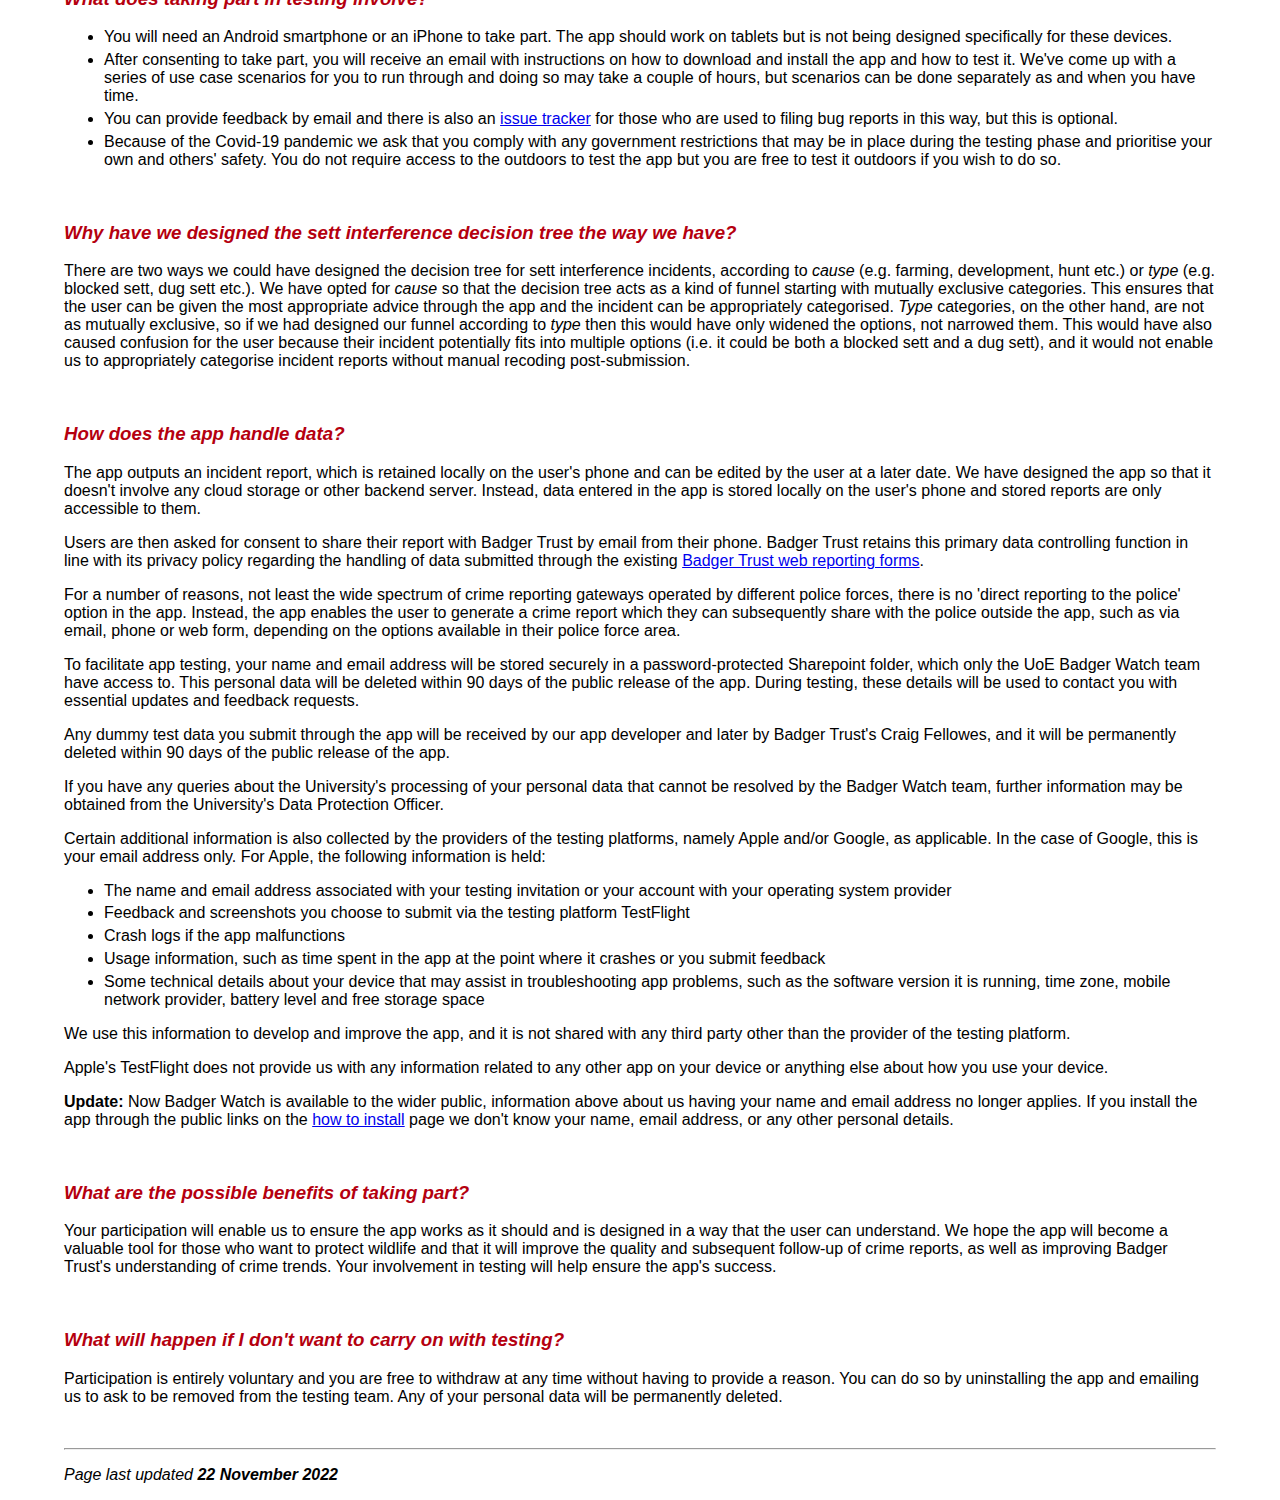
<file: badger/qanda/index.html>
<!DOCTYPE html>
<html lang="en">
<head>
<meta http-equiv="Content-type" content="text/html; charset=utf-8">
<link rel="stylesheet" type="text/css" href="../style.css">
<title>Badger Watch: Q&amp;A</title>
</head>
<body style="margin: 0.5em 4em 0.5em 4em">
<h1><a href="../">Badger Watch:</a> Q&amp;A</h1>

<ul>
<li><a href="#groups">FAQs for badger groups</a>
    <ul>
    <li><a href="#purpose">What is the purpose of the app?</a></li>
    <li><a href="#gps">The app uses GPS location. Does this mean it will track users when they leave public footpaths to monitor setts or badger tracks?</a></li>
    <li><a href="#location3rdparties">Do any third parties get any location data?</a></li>
    <li><a href="#settdata">Who will have access to sett location data?</a></li>
    <li><a href="#police">But we report crime to the police, so why do we need to report crime to Badger Trust as well?</a></li>
    <li><a href="#btdata">What does Badger Trust do with the data?</a></li>
    <li><a href="#exeter">The app is developed by the University of Exeter but hasn’t that university done research with Natural England before?</a></li>
    </ul></li>
<br />
<li><a href="#testing">For testers</a>
    <ul>
    <li><a href="#why">Why is a badger crime app needed and what is the app designed to do?</a></li>
    <li><a href="#involve">What does taking part in testing involve?</a></li>
    <li><a href="#design">Why have we designed the sett interference decision tree the way we have?</a></li>
    <li><a href="#data">How does the app handle data?</a></li>
    <li><a href="#benefits">What are the possible benefits of taking part?</a></li>
    <li><a href="#withdraw">What will happen if I don't want to carry on with testing?</a></li>
    </ul></li>
</ul>

<br /><h2 id="groups">FAQs for badger groups</h2>

<br /><h3 id="purpose">What is the purpose of the app?</h3>

<p>The Badger Watch app has been developed as a means to easily recognise, record and report instances of badger crime when out in the field. This can save crucial time especially when witnessing crime as it occurs. Users will be guided through signs of badger activity, illegal human activity, and how to collect evidence safely and accurately and report it to Badger Trust and the authorities.</p>

<p>For crimes discovered after the fact, it helps to ensure crucial evidence is collected, such as documenting that a sett is in active use.</p>

<br /><h3 id="gps">The app uses GPS location. Does this mean it will track users when they leave public footpaths to monitor setts or badger tracks?</h3>

<p>No. Badger Watch's GPS capabilities are used only in two specific situations:</p>

<ul>
<li>To show you your own position on a map for ease of marking a location.</li>
<li>To display an accurate grid reference on a screen you can film or photograph while documenting a sett or crime scene, to show where you are as part of the evidence.</li>
</ul>

<p>It's your phone that keeps track of location data, and Badger Watch simply requests access to that information for specific purposes, as many apps do (usually with far less transparency than ours).</p>

<p>Badger Watch does not store locations without your further involvement. It saves a point location only when you include one in an incident report you're drafting, or when you save a favourite location you can come back to. At no point does it record a route or path you have taken.</p>

<p>Saved locations are stored only on your phone. No distinction is made in storage between locations obtained via GPS (i.e. somewhere you've physically been) and those set by manually putting a pin on a map or entering a grid reference. They are not stored 'in the cloud', or transmitted anywhere unless and until you submit an incident report that includes a location. When you do this you can see exactly what you're sending and where it's going: to the Badger Trust crime reporting email address. The app developer and other members of the team have no access to these reports (except when copied in for testing purposes while developing the app).</p>

<p>Location can be turned off at any time using your phone’s settings, in the same way that you could do while using any other app, and there's no requirement to give Badger Watch permission to access your location. The app still works without it: you'll just need to find yourself on the map manually.</p>

<br /><h3 id="location3rdparties">Do any third parties get any location data?</h3>

<p>Like any app or website with mapping integration, to display a map we need to obtain it from somewhere. This involves your phone downloading image tiles that make up the map you see on your screen. We currently get these from Thunderforest, who host map data from the open source community project OpenStreetMap.</p>

<p>At the request of some team partners, Badger Watch includes the ability to convert coordinates into the proprietary what3words format. If you use the app's what3words features, locations converted in this way are necesarily sent to what3words. We are working to make w3w features fully opt-in by the time Badger Watch is publicly released, and we'll provide more information about this here and in the app.</p>

<p>Both Thunderforest and what3words have monthly quotas for the services they provide, so when a request for tiles or coordinate conversion is sent from Badger Watch it is sent with a key that's specific to this app, but not to your individual copy of it or to your phone or anything about you as an individual.</p>

<p>Neither Thunderforest nor what3words receive any data that distinguishes between your actual location obtained from GPS and other locations you happen to request by putting a pin on a map or scrolling over an area you're viewing a map of. When your phone downloads map tiles from Thunderforest, nothing is sent that says where within the tile you're interested in or located.</p>

<p>Please note that none of the above is any different from other apps that obtain map tiles or convert locations using an online service. However, unlike Badger Watch, other apps you may use all the time often do record your location data for advertising and other purposes.</p>

<br /><h3 id="settdata">Who will have access to sett location data?</h3>

<p>The way Badger Watch has been designed means that sensitive crime and sett location data submitted through reports generated by the app is shared with Badger Trust only, and is handled and stored in the same way as data submitted through the reporting pages on Badger Trust's website.</p>

<p>Badger Watch does not feed sensitive data like sett locations or crime details to any of the University of Exeter team, the app developer, or any other parties. It's been designed specifically so that it doesn't have a backend server where such data would be stored, in part for reasons of data security.</p>

<br /><h3 id="police">But we report crime to the police, so why do we need to report crime to Badger Trust as well?</h3>

<p>Firstly, logging the crime via the app helps Badger Trust's Wildlife Crime Officer, Craig Fellowes, to follow up on the crime report with the relevant police force, if necessary. Thus, the app has practical significance for the investigation of specific instances. The app helps users to correctly identify types of crime and to get the most accurate advice in real time.</p>

<p>Secondly, badger persecution is not a notifiable offence, which means that police are not required by law to record the number of crimes against badgers that are reported to them. Therefore, it falls to charities such as Badger Trust to create a national database of badger crime to prove that badger crime is an area of priority importance.</p>

<p>Without a national picture of badger crime, we risk losing badger crime from the National Wildlife Crime Priority list. Under-reporting is a significant concern for badger protection as without data to substantiate the severity of badger crime, we risk losing the resources currently available to tackling badger persecution.</p>

<p>The Badger Watch app will help badger group members and members of the public to recognise, record and report instances of badger crime so we can keep badger protection a national priority.</p>

<br /><h3 id="btdata">What does Badger Trust do with the data?</h3>

<p>Badger Trust uses the crime data to monitor the national picture of badger persecution. Each year, the crime data is collated by the number of instances of each crime (e.g. sett blocking, badger baiting, snaring) for use in the National Wildlife Crime Unit’s Annual Crime Report.</p>

<p>Without national statistics proving that crime is a significant threat to badgers, badger persecution will not remain listed as a UK wildlife crime priority.</p>

<br /><h3 id="exeter">The app is developed by the University of Exeter but hasn’t that university done research with Natural England before?</h3>

<p>The app and the team responsible for its creation have no association with Natural England and are firm in their opposition to the government endorsed badger cull. Neither is the app funded by or otherwise associated with Natural England.</p>

<p>It's quite common for one academic from a university to collaborate/work in partnership with an organisation that takes a particular stance on an issue (e.g. the badger cull) while another academic from the same university will collaborate with NGOs to combat that very stance. In this case, the researchers and developers we are working with are strongly against the badger cull and are active within the remit of badger protection.</p>

<p>Dr Groling, who is lead on the app project is a very active member of her local badger groups (Devon &amp; Somerset Badger Groups) and the app has been developed in partnership with members of those groups as well.</p>

<p>Dr Groling and our app developer are completely committed to badger protection and to tackling badger crime. Indeed, Dr Groling’s own video evidence recently secured a conviction against two people for interference with a badger sett, with another prosecution in the pipeline for another similar incident.</p>

<p>It has always been important to Badger Trust and the Exeter team that badger groups are part of the app development process, which is why Devon and Somerset groups were involved in the app’s initial design and why we are now asking all groups to test the app.</p>

<br /><h2 id="testing">For testers</h2>

<br /><h3 id="why">Why is a badger crime app needed and what is the app designed to do?</h3>

<p>Badgers are a protected species and badger crime was made a UK wildlife crime policing priority over a decade ago. However, the most recent Wildlife and Countryside Link Wildlife Crime Report suggests that badger crime is on the rise, with a 36% increase in reported incidents between 2019 and 2020, the majority of which are incidents involving badger sett interference.</p>

<p>The likelihood of detection, apprehension and prosecution of perpetrators of badger crime remains very low due to a number of factors, among which are a general lack of awareness of the different forms of badger crime, how to report crime to the relevant authorities and how to gather evidence that will be admissible in court. Good quality evidence documented by primary witnesses is key to the success of an investigation, but evidence must be specific to the offence, requiring knowledge of badger ecology and an overwhelming and often confusing body of wildlife legislation.</p>

<p>The Badger Watch app is designed to be an easy-access tool for use in the field. The app contains a scripted flow which prompts the user with a series of questions, depending on what they have observed. In navigating the app, the user is assisted in identifying the type of crime they are dealing with and is given advice on next steps, which may involve making a report to police via 101 or 999 (where appropriate), or involving other relevant authorities, as well as gathering photographic and video evidence where it is safe to do so.</p>

<p>The app provides access to relevant legislation without the need for mobile data signal, helps users understand which types of evidence are relevant to a particular offence, assists users in identifying badger field signs (essential for documenting 'current use' of a badger sett, for example) and enables them to obtain their accurate location via the phone's GPS. Draft reports and locations can be stored on the user's phone and photos and videos taken with the phone can be geotagged to prove when and where they were taken. The app also contains an option to display the user's location for capture via external camera devices being used to document evidence.</p>

<p>Further information about what the app does and doesn't do will be included in your testing instructions email.</p>

<br /><h3 id="involve">What does taking part in testing involve?</h3>

<ul>
<li>You will need an Android smartphone or an iPhone to take part. The app should work on tablets but is not being designed specifically for these devices.</li>
<li>After consenting to take part, you will receive an email with instructions on how to download and install the app and how to test it. We've come up with a series of use case scenarios for you to run through and doing so may take a couple of hours, but scenarios can be done separately as and when you have time.</li>
<li>You can provide feedback by email and there is also an <a href="https://github.com/crsdc/badgerapp/issues">issue tracker</a> for those who are used to filing bug reports in this way, but this is optional.</li>
<li>Because of the Covid-19 pandemic we ask that you comply with any government restrictions that may be in place during the testing phase and prioritise your own and others' safety. You do not require access to the outdoors to test the app but you are free to test it outdoors if you wish to do so.</li>
</ul>

<br /><h3 id="design">Why have we designed the sett interference decision tree the way we have?</h2>

<p>There are two ways we could have designed the decision tree for sett interference incidents, according to <em>cause</em> (e.g. farming, development, hunt etc.) or <em>type</em> (e.g. blocked sett, dug sett etc.). We have opted for <em>cause</em> so that the decision tree acts as a kind of funnel starting with mutually exclusive categories. This ensures that the user can be given the most appropriate advice through the app and the incident can be appropriately categorised. <em>Type</em> categories, on the other hand, are not as mutually exclusive, so if we had designed our funnel according to <em>type</em> then this would have only widened the options, not narrowed them. This would have also caused confusion for the user because their incident potentially fits into multiple options (i.e. it could be both a blocked sett and a dug sett), and it would not enable us to appropriately categorise incident reports without manual recoding post-submission.</p>

<br /><h3 id="data">How does the app handle data?</h3>

<p>The app outputs an incident report, which is retained locally on the user's phone and can be edited by the user at a later date. We have designed the app so that it doesn't involve any cloud storage or other backend server. Instead, data entered in the app is stored locally on the user's phone and stored reports are only accessible to them.</p>

<p>Users are then asked for consent to share their report with Badger Trust by email from their phone. Badger Trust retains this primary data controlling function in line with its privacy policy regarding the handling of data submitted through the existing <a href="https://www.badgertrust.org.uk/report">Badger Trust web reporting forms</a>.</p>

<p>For a number of reasons, not least the wide spectrum of crime reporting gateways operated by different police forces, there is no 'direct reporting to the police' option in the app. Instead, the app enables the user to generate a crime report which they can subsequently share with the police outside the app, such as via email, phone or web form, depending on the options available in their police force area.</p>

<p>To facilitate app testing, your name and email address will be stored securely in a password-protected Sharepoint folder, which only the UoE Badger Watch team have access to. This personal data will be deleted within 90 days of the public release of the app. During testing, these details will be used to contact you with essential updates and feedback requests.</p>

<p>Any dummy test data you submit through the app will be received by our app developer and later by Badger Trust's Craig Fellowes, and it will be permanently deleted within 90 days of the public release of the app.</p>

<p>If you have any queries about the University's processing of your personal data that cannot be resolved by the Badger Watch team, further information may be obtained from the University's Data Protection Officer.</p>

<p>Certain additional information is also collected by the providers of the testing platforms, namely Apple and/or Google, as applicable. In the case of Google, this is your email address only. For Apple, the following information is held:</p>

<ul>
<li>The name and email address associated with your testing invitation or your account with your operating system provider</li>
<li>Feedback and screenshots you choose to submit via the testing platform TestFlight</li>
<li>Crash logs if the app malfunctions</li>
<li>Usage information, such as time spent in the app at the point where it crashes or you submit feedback</li>
<li>Some technical details about your device that may assist in troubleshooting app problems, such as the software version it is running, time zone, mobile network provider, battery level and free storage space</li>
</ul>

<p>We use this information to develop and improve the app, and it is not shared with any third party other than the provider of the testing platform.</p>

<p>Apple's TestFlight does not provide us with any information related to any other app on your device or anything else about how you use your device.</p>

<p><strong>Update:</strong> Now Badger Watch is available to the wider public, information above about us having your name and email address no longer applies. If you install the app through the public links on the <a href="../install/">how to install</a> page we don't know your name, email address, or any other personal details.</p>

<br /><h3 id="benefits">What are the possible benefits of taking part?</h3>

<p>Your participation will enable us to ensure the app works as it should and is designed in a way that the user can understand. We hope the app will become a valuable tool for those who want to protect wildlife and that it will improve the quality and subsequent follow-up of crime reports, as well as improving Badger Trust's understanding of crime trends. Your involvement in testing will help ensure the app's success.</p>

<br /><h3 id="withdraw">What will happen if I don't want to carry on with testing?</h3>

<p>Participation is entirely voluntary and you are free to withdraw at any time without having to provide a reason. You can do so by uninstalling the app and emailing us to ask to be removed from the testing team. Any of your personal data will be permanently deleted.</p>

<br /><hr />

<p><em>Page last updated <strong>22 November 2022</strong></em></p>
</body>
</html>
</file>
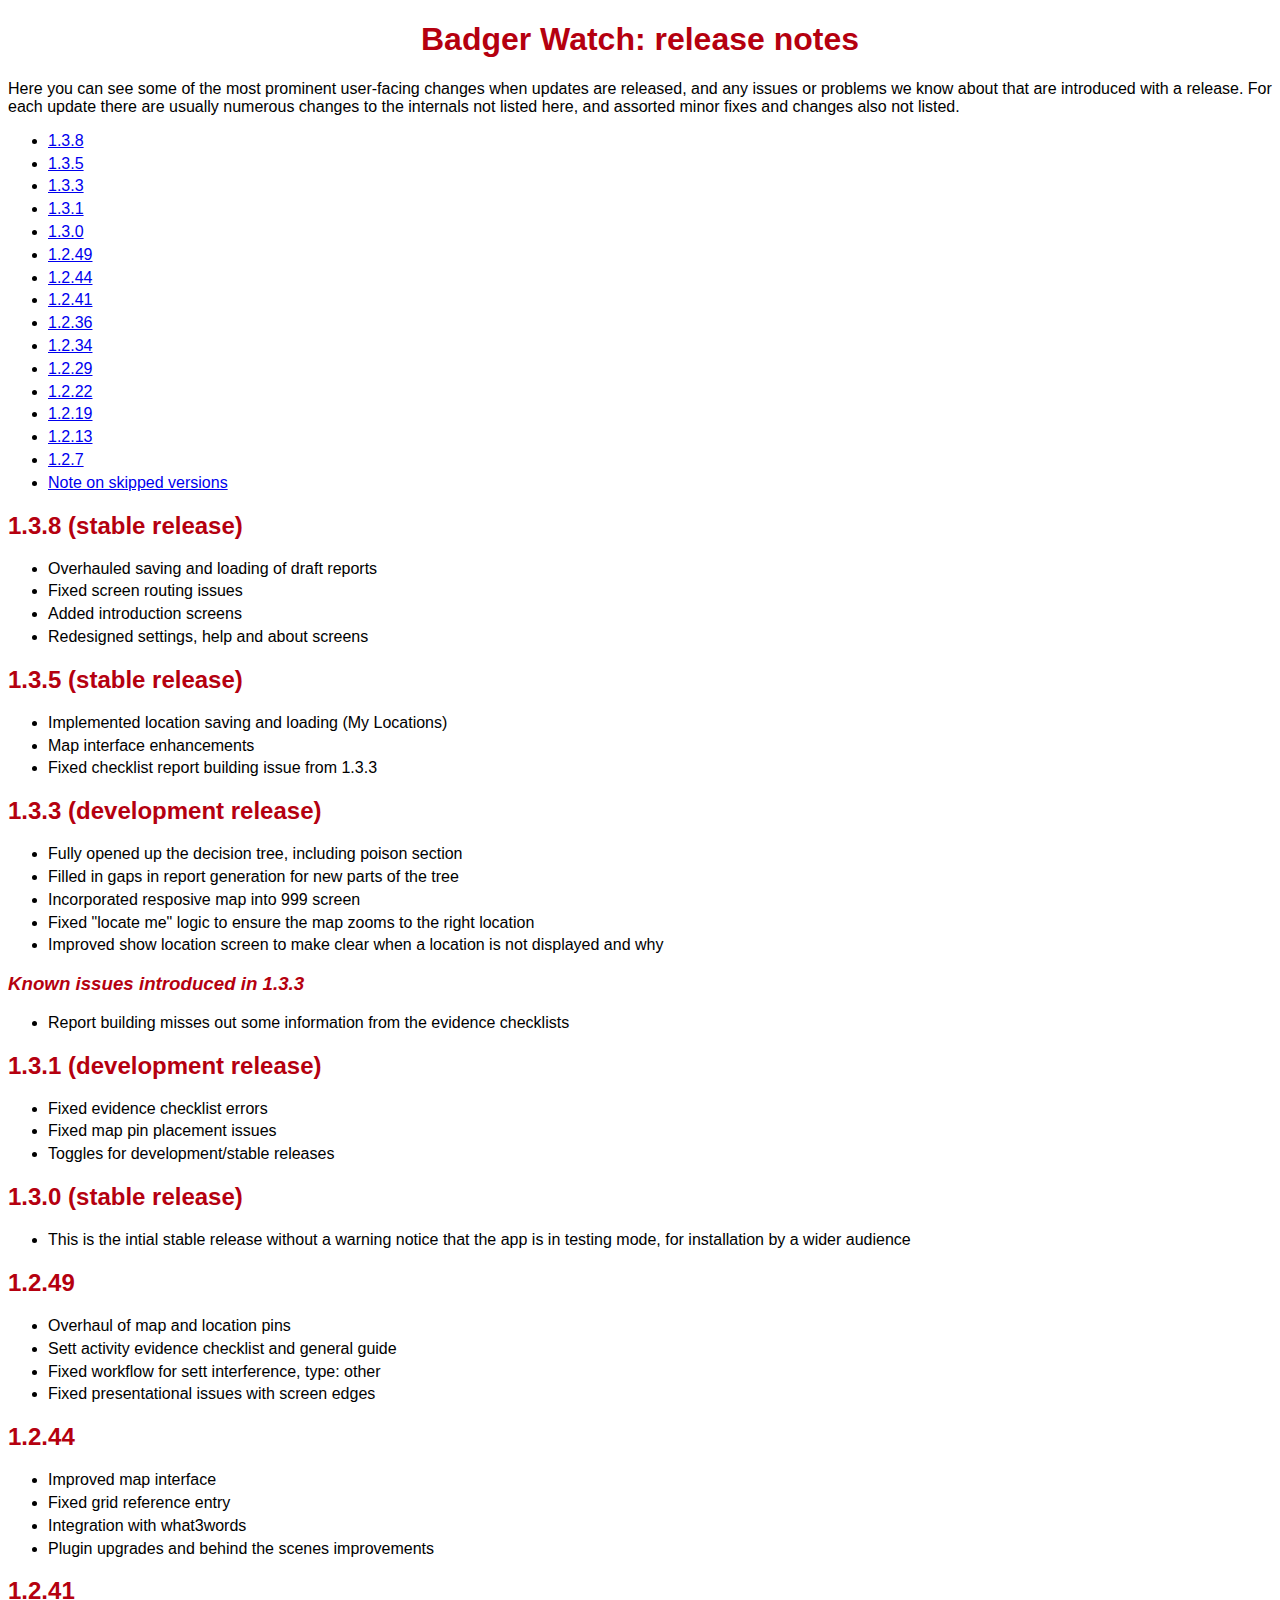
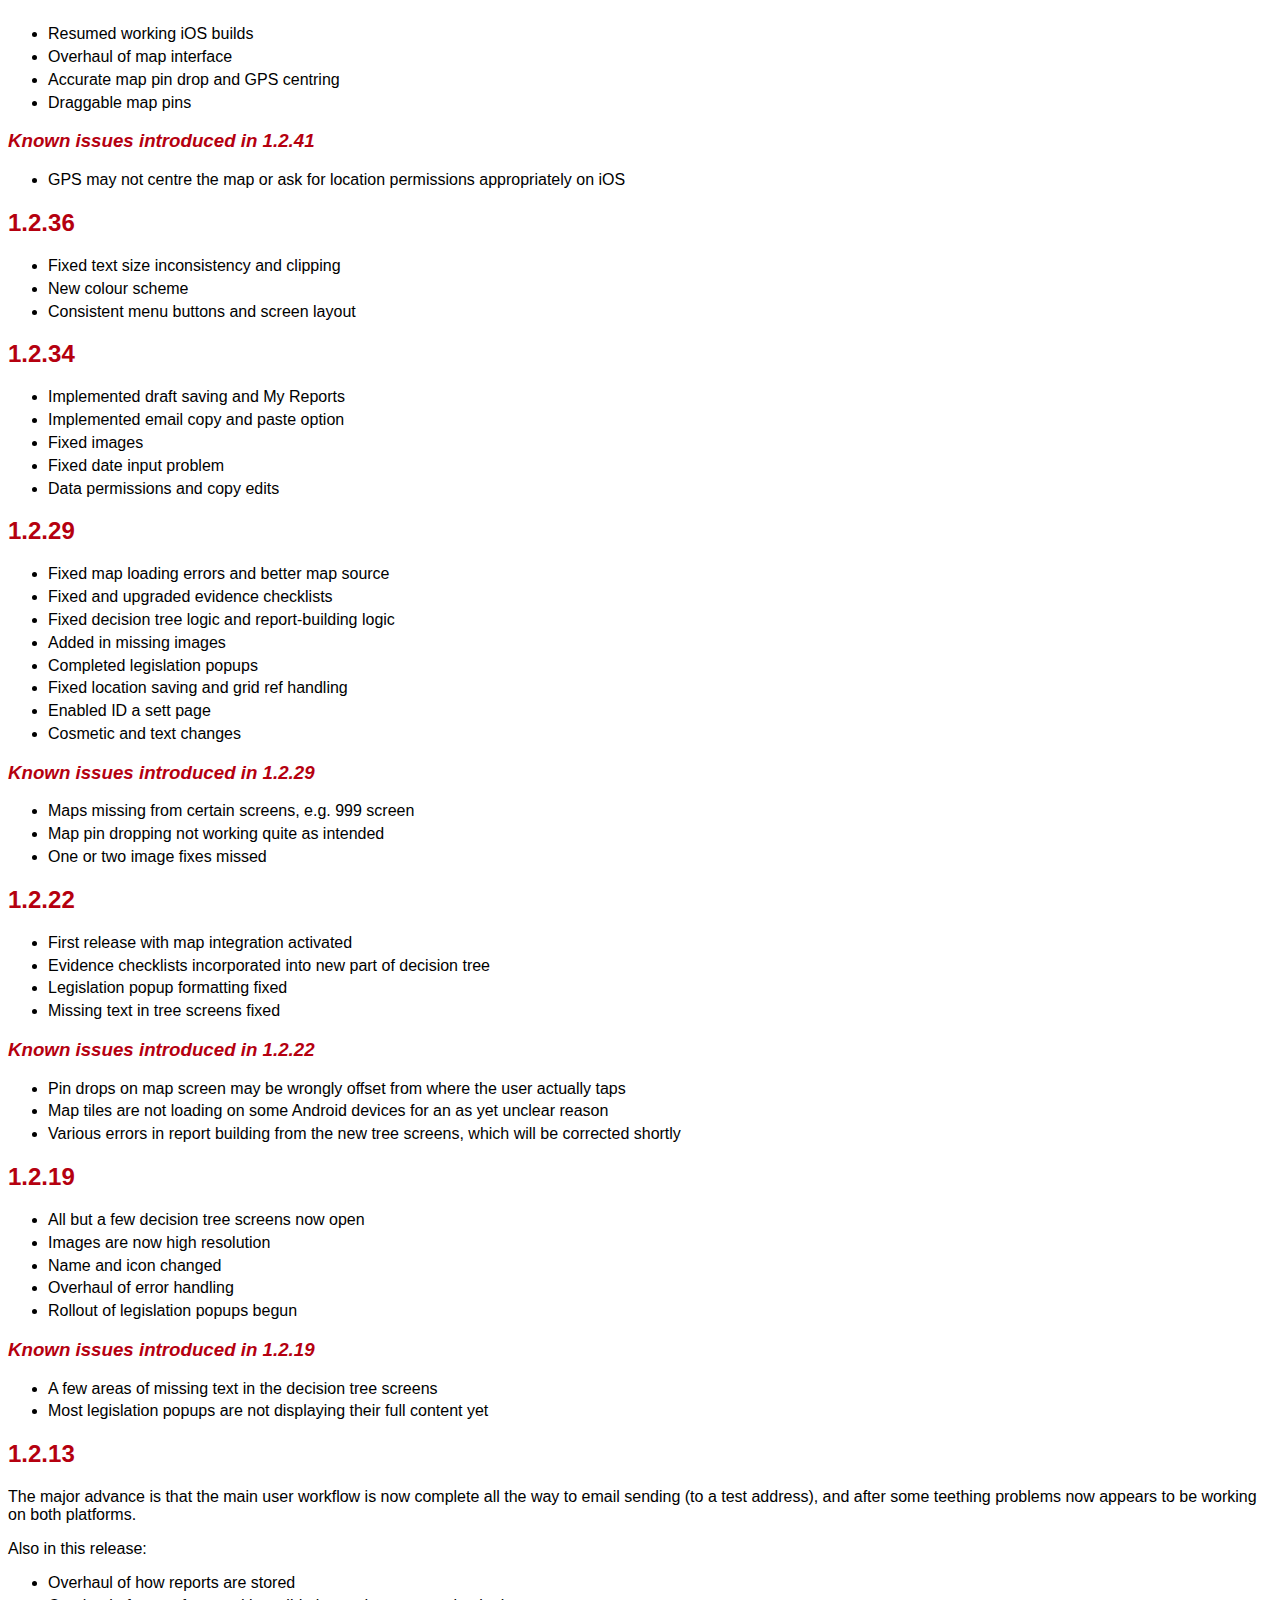
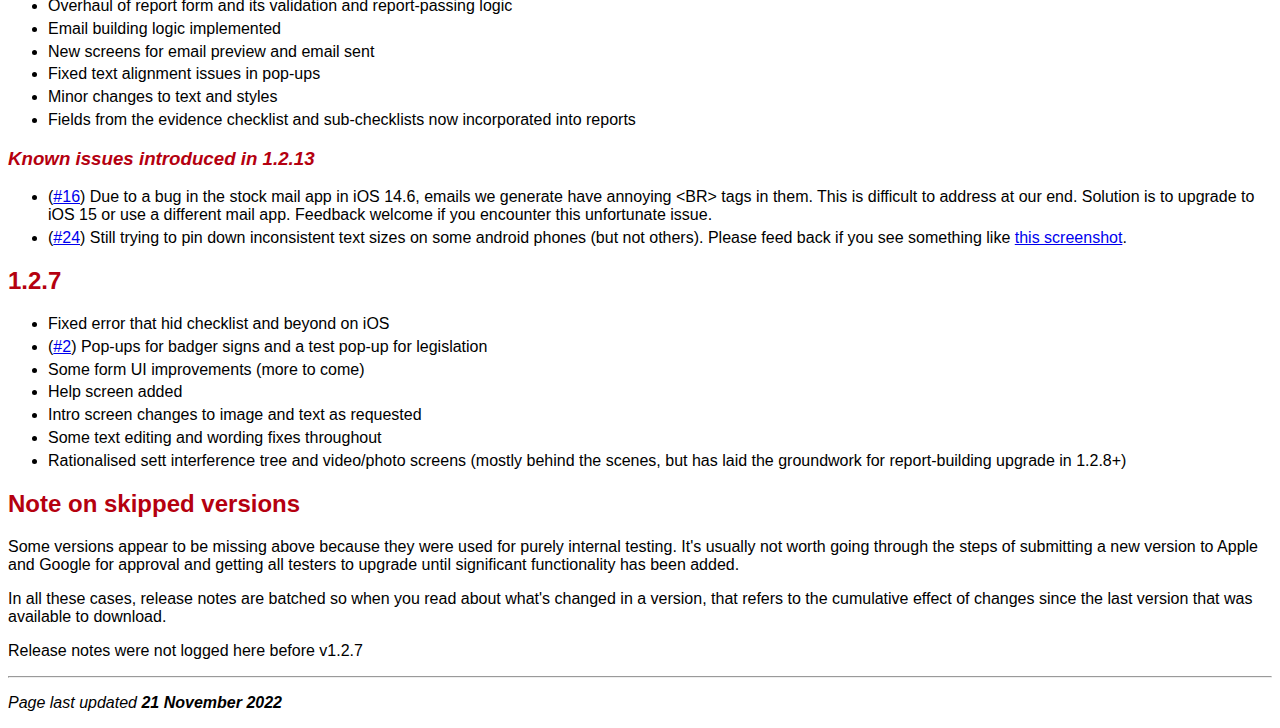
<file: badger/releasenotes/index.html>
<!DOCTYPE html>
<html lang="en">
<head>
<meta http-equiv="Content-type" content="text/html; charset=utf-8">
<link rel="stylesheet" type="text/css" href="../style.css">
<title>Badger Watch: release notes</title>
</head>
<body>
<h1><a href="../">Badger Watch:</a> release notes</h1>

<p>Here you can see some of the most prominent user-facing changes when updates are released, and any issues or problems we know about that are introduced with a release. For each update there are usually numerous changes to the internals not listed here, and assorted minor fixes and changes also not listed.</p>

<ul>
<li><a href="#1.3.8">1.3.8</a></li>
<li><a href="#1.3.5">1.3.5</a></li>
<li><a href="#1.3.3">1.3.3</a></li>
<li><a href="#1.3.1">1.3.1</a></li>
<li><a href="#1.3.0">1.3.0</a></li>
<li><a href="#1.2.49">1.2.49</a></li>
<li><a href="#1.2.44">1.2.44</a></li>
<li><a href="#1.2.41">1.2.41</a></li>
<li><a href="#1.2.36">1.2.36</a></li>
<li><a href="#1.2.34">1.2.34</a></li>
<li><a href="#1.2.29">1.2.29</a></li>
<li><a href="#1.2.22">1.2.22</a></li>
<li><a href="#1.2.19">1.2.19</a></li>
<li><a href="#1.2.13">1.2.13</a></li>
<li><a href="#1.2.7">1.2.7</a></li>
<li><a href="#note">Note on skipped versions</a></li>
</ul>

<h2 id="1.3.8">1.3.8 (stable release)</h2>

<ul>
<li>Overhauled saving and loading of draft reports</li>
<li>Fixed screen routing issues</li>
<li>Added introduction screens</li>
<li>Redesigned settings, help and about screens</li>
</ul>

<h2 id="1.3.5">1.3.5 (stable release)</h2>

<ul>
<li>Implemented location saving and loading (My Locations)</li>
<li>Map interface enhancements</li>
<li>Fixed checklist report building issue from 1.3.3</li>
</ul>

<h2 id="1.3.3">1.3.3 (development release)</h2>

<ul>
<li>Fully opened up the decision tree, including poison section</li>
<li>Filled in gaps in report generation for new parts of the tree</li>
<li>Incorporated resposive map into 999 screen</li>
<li>Fixed "locate me" logic to ensure the map zooms to the right location</li>
<li>Improved show location screen to make clear when a location is not displayed and why</li>

</ul>

<h3>Known issues introduced in 1.3.3</h3>

<ul>
<li>Report building misses out some information from the evidence checklists</li>
</ul>

<h2 id="1.3.1">1.3.1 (development release)</h2>

<ul>
<li>Fixed evidence checklist errors</li>
<li>Fixed map pin placement issues</li>
<li>Toggles for development/stable releases</li>
</ul>

<h2 id="1.3.0">1.3.0 (stable release)</h2>

<ul>
<li>This is the intial stable release without a warning notice that the app is in testing mode, for installation by a wider audience</li>
</ul>

<h2 id="1.2.49">1.2.49</h2>

<ul>
<li>Overhaul of map and location pins</li>
<li>Sett activity evidence checklist and general guide</li>
<li>Fixed workflow for sett interference, type: other</li>
<li>Fixed presentational issues with screen edges</li>
</ul>

<h2 id="1.2.44">1.2.44</h2>

<ul>
<li>Improved map interface</li>
<li>Fixed grid reference entry</li>
<li>Integration with what3words</li>
<li>Plugin upgrades and behind the scenes improvements</li>
</ul>

<h2 id="1.2.41">1.2.41</h2>

<ul>
<li>Resumed working iOS builds</li>
<li>Overhaul of map interface</li>
<li>Accurate map pin drop and GPS centring</li>
<li>Draggable map pins</li>
</ul>

<h3>Known issues introduced in 1.2.41</h3>

<ul>
<li>GPS may not centre the map or ask for location permissions appropriately on iOS</li>
</ul>

<h2 id="1.2.36">1.2.36</h2>

<ul>
<li>Fixed text size inconsistency and clipping</li>
<li>New colour scheme</li>
<li>Consistent menu buttons and screen layout</li>
</ul>

<h2 id="1.2.34">1.2.34</h2>

<ul>
<li>Implemented draft saving and My Reports</li>
<li>Implemented email copy and paste option</li>
<li>Fixed images</li>
<li>Fixed date input problem</li>
<li>Data permissions and copy edits</li>
</ul>

<h2 id="1.2.29">1.2.29</h2>

<ul>
<li>Fixed map loading errors and better map source</li>
<li>Fixed and upgraded evidence checklists</li>
<li>Fixed decision tree logic and report-building logic</li>
<li>Added in missing images</li>
<li>Completed legislation popups</li>
<li>Fixed location saving and grid ref handling</li>
<li>Enabled ID a sett page</li>
<li>Cosmetic and text changes</li>
</ul>

<h3>Known issues introduced in 1.2.29</h3>

<ul>
<li>Maps missing from certain screens, e.g. 999 screen</li>
<li>Map pin dropping not working quite as intended</li>
<li>One or two image fixes missed</li>
</ul>

<h2 id="1.2.22">1.2.22</h2>

<ul>
<li>First release with map integration activated</li>
<li>Evidence checklists incorporated into new part of decision tree</li>
<li>Legislation popup formatting fixed</li>
<li>Missing text in tree screens fixed</li>
</ul>

<h3>Known issues introduced in 1.2.22</h3>

<ul>
<li>Pin drops on map screen may be wrongly offset from where the user actually taps</li>
<li>Map tiles are not loading on some Android devices for an as yet unclear reason</li>
<li>Various errors in report building from the new tree screens, which will be corrected shortly</li>
</ul>

<h2 id="1.2.19">1.2.19</h2>

<ul>
<li>All but a few decision tree screens now open</li>
<li>Images are now high resolution</li>
<li>Name and icon changed</li>
<li>Overhaul of error handling</li>
<li>Rollout of legislation popups begun</li>
</ul>

<h3>Known issues introduced in 1.2.19</h3>

<ul>
<li>A few areas of missing text in the decision tree screens</li>
<li>Most legislation popups are not displaying their full content yet</li>
</ul>

<h2 id="1.2.13">1.2.13</h2>

<p>The major advance is that the main user workflow is now complete all the way to email sending (to a test address), and after some teething problems now appears to be working on both platforms.</p>

<p>Also in this release:</p>

<ul>
<li>Overhaul of how reports are stored</li>
<li>Overhaul of report form and its validation and report-passing logic</li>
<li>Email building logic implemented</li>
<li>New screens for email preview and email sent</li>
<li>Fixed text alignment issues in pop-ups</li>
<li>Minor changes to text and styles</li>
<li>Fields from the evidence checklist and sub-checklists now incorporated into reports</li>
</ul>

<h3>Known issues introduced in 1.2.13</h3>

<ul>
<li>(<a href="https://github.com/crsdc/badgerapp/issues/16">#16</a>) Due to a bug in the stock mail app in iOS 14.6, emails we generate have annoying &lt;BR&gt; tags in them. This is difficult to address at our end. Solution is to upgrade to iOS 15 or use a different mail app. Feedback welcome if you encounter this unfortunate issue.</li>
<li>(<a href="https://github.com/crsdc/badgerapp/issues/24">#24</a>) Still trying to pin down inconsistent text sizes on some android phones (but not others). Please feed back if you see something like <a href="../text-size-issue.jpg">this screenshot</a>.</li>
</ul>

<h2 id="1.2.7">1.2.7</h2>

<ul>
<li>Fixed error that hid checklist and beyond on iOS</li>
<li>(<a href="https://github.com/crsdc/badgerapp/issues/2">#2</a>) Pop-ups for badger signs and a test pop-up for legislation</li>
<li>Some form UI improvements (more to come)</li>
<li>Help screen added</li>
<li>Intro screen changes to image and text as requested</li>
<li>Some text editing and wording fixes throughout</li>
<li>Rationalised sett interference tree and video/photo screens (mostly behind the scenes, but has laid the groundwork for report-building upgrade in 1.2.8+)</li>
</ul>

<h2 id="note">Note on skipped versions</h2>

<p>Some versions appear to be missing above because they were used for purely internal testing. It's usually not worth going through the steps of submitting a new version to Apple and Google for approval and getting all testers to upgrade until significant functionality has been added.</p>

<p>In all these cases, release notes are batched so when you read about what's changed in a version, that refers to the cumulative effect of changes since the last version that was available to download.</p>

<p>Release notes were not logged here before v1.2.7</p>

<hr />

<p><em>Page last updated <strong>21 November 2022</strong></em></p>

</body>
</html>
</file>
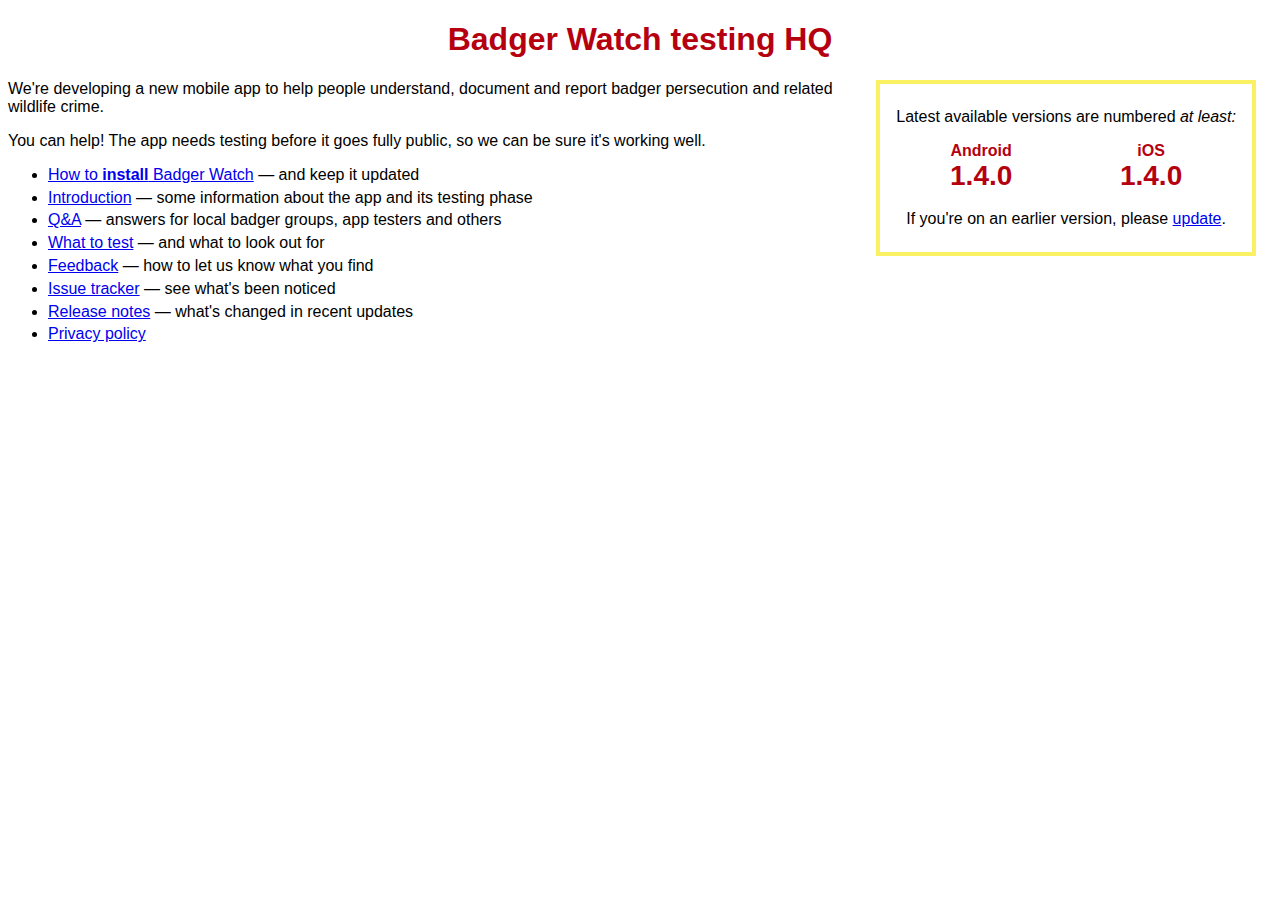
<file: badger/testing/index.html>
<!DOCTYPE html>
<html lang="en">
<head>
<meta http-equiv="Content-type" content="text/html; charset=utf-8">
<link rel="stylesheet" type="text/css" href="../style.css">
<title>Badger Watch testing HQ</title>
</head>
<body>
<h1>Badger Watch testing HQ</h1>
<div class="highlight">
<p>Latest available versions are numbered <em>at least:</em></p>
<div>

Android<br /><span>1.4.0

</span>
</div>
<div>

iOS<br /><span>1.4.0

</span>
</div>
<p style="clear: both;"><br />If you're on an earlier version, please <a href="../install/#update">update</a>.</p>
</div>

<p>We're developing a new mobile app to help people understand, document and report badger persecution and related wildlife crime.</p>

<p>You can help! The app needs testing before it goes fully public, so we can be sure it's working well.</p>

<ul>
<li><a href="../install/">How to <strong>install</strong> Badger Watch</a> &mdash; and keep it updated</li>
<li><a href="../intro/">Introduction</a> &mdash; some information about the app and its testing phase</li>
<li><a href="../qanda/">Q&amp;A</a> &mdash; answers for local badger groups, app testers and others</li>
<li><a href="../whattotest/">What to test</a> &mdash; and what to look out for</li>
<li><a href="../feedback/">Feedback</a> &mdash; how to let us know what you find</li>
<li><a href="https://github.com/crsdc/badgerapp/issues">Issue tracker</a> &mdash; see what's been noticed</li>
<li><a href="../releasenotes/">Release notes</a> &mdash; what's changed in recent updates</li>
<li><a href="../privacy/">Privacy policy</a></li>
</ul>

</body>
</html>
</file>
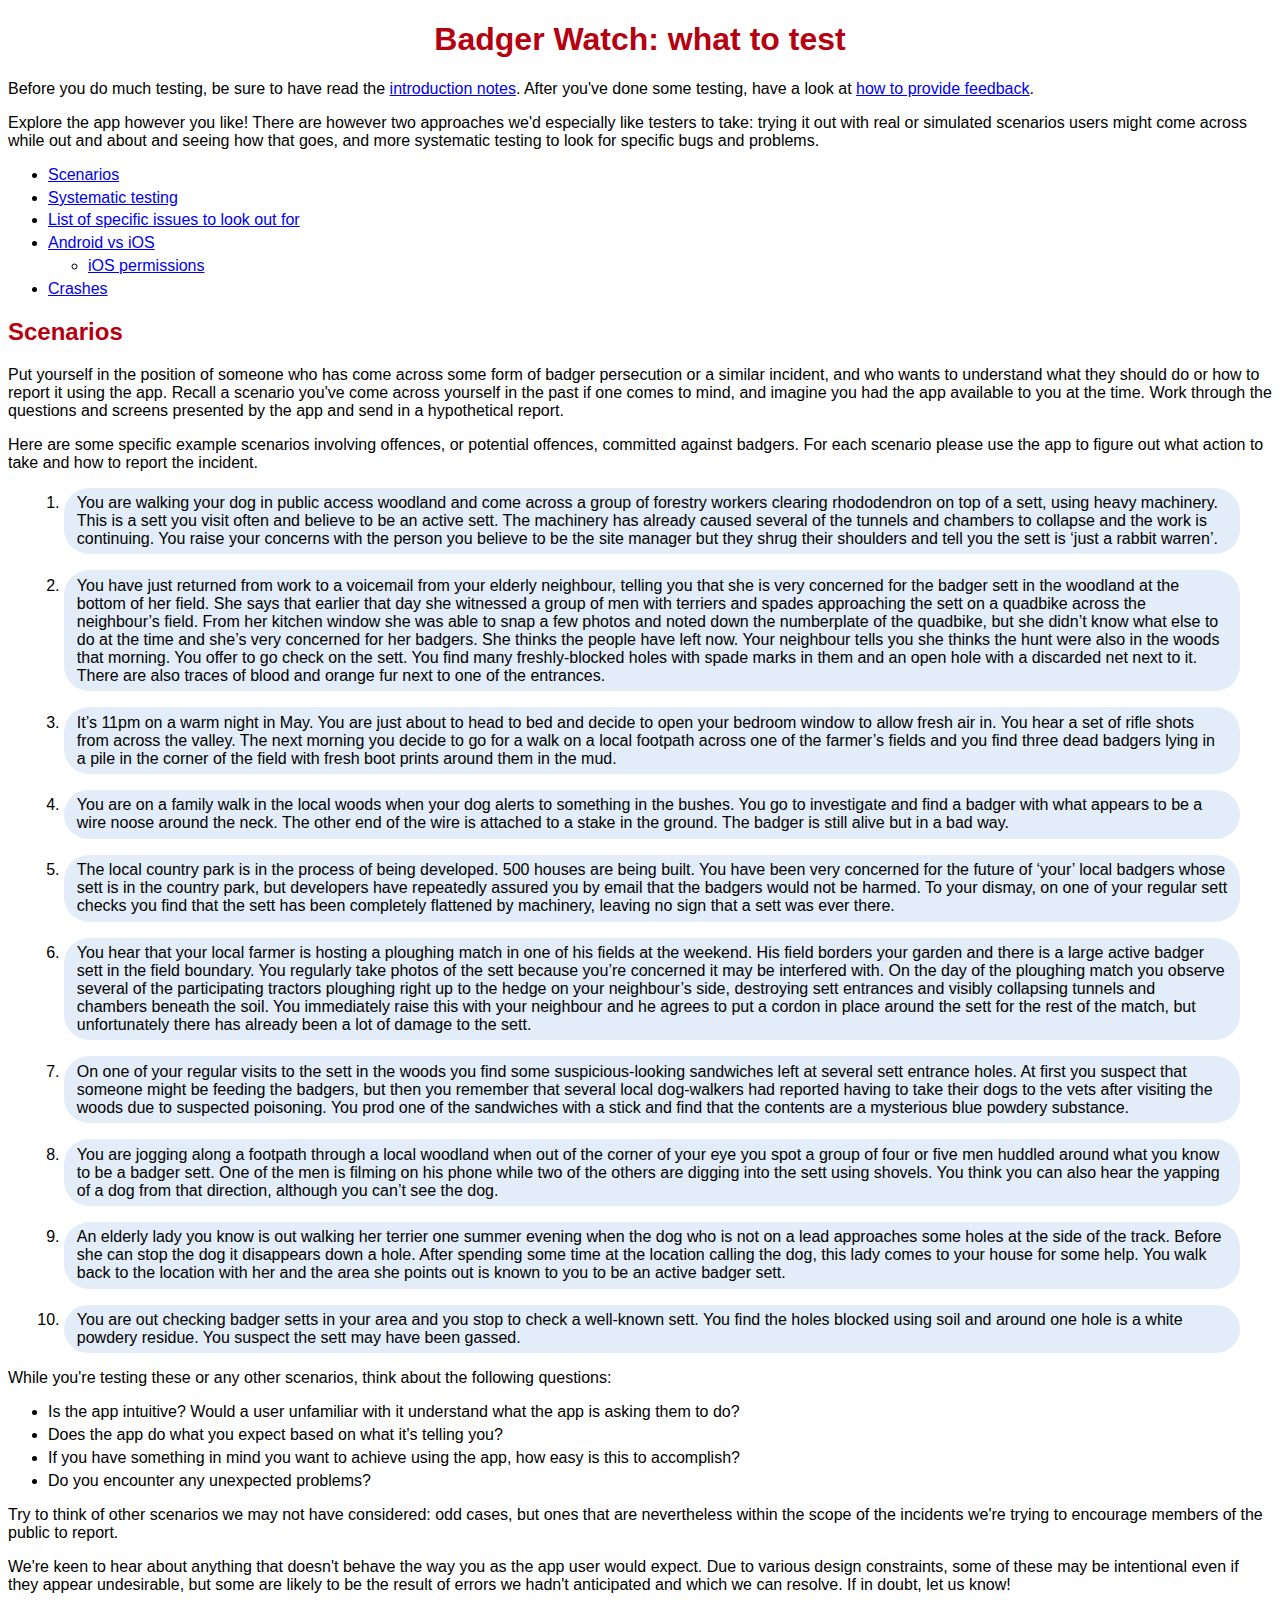
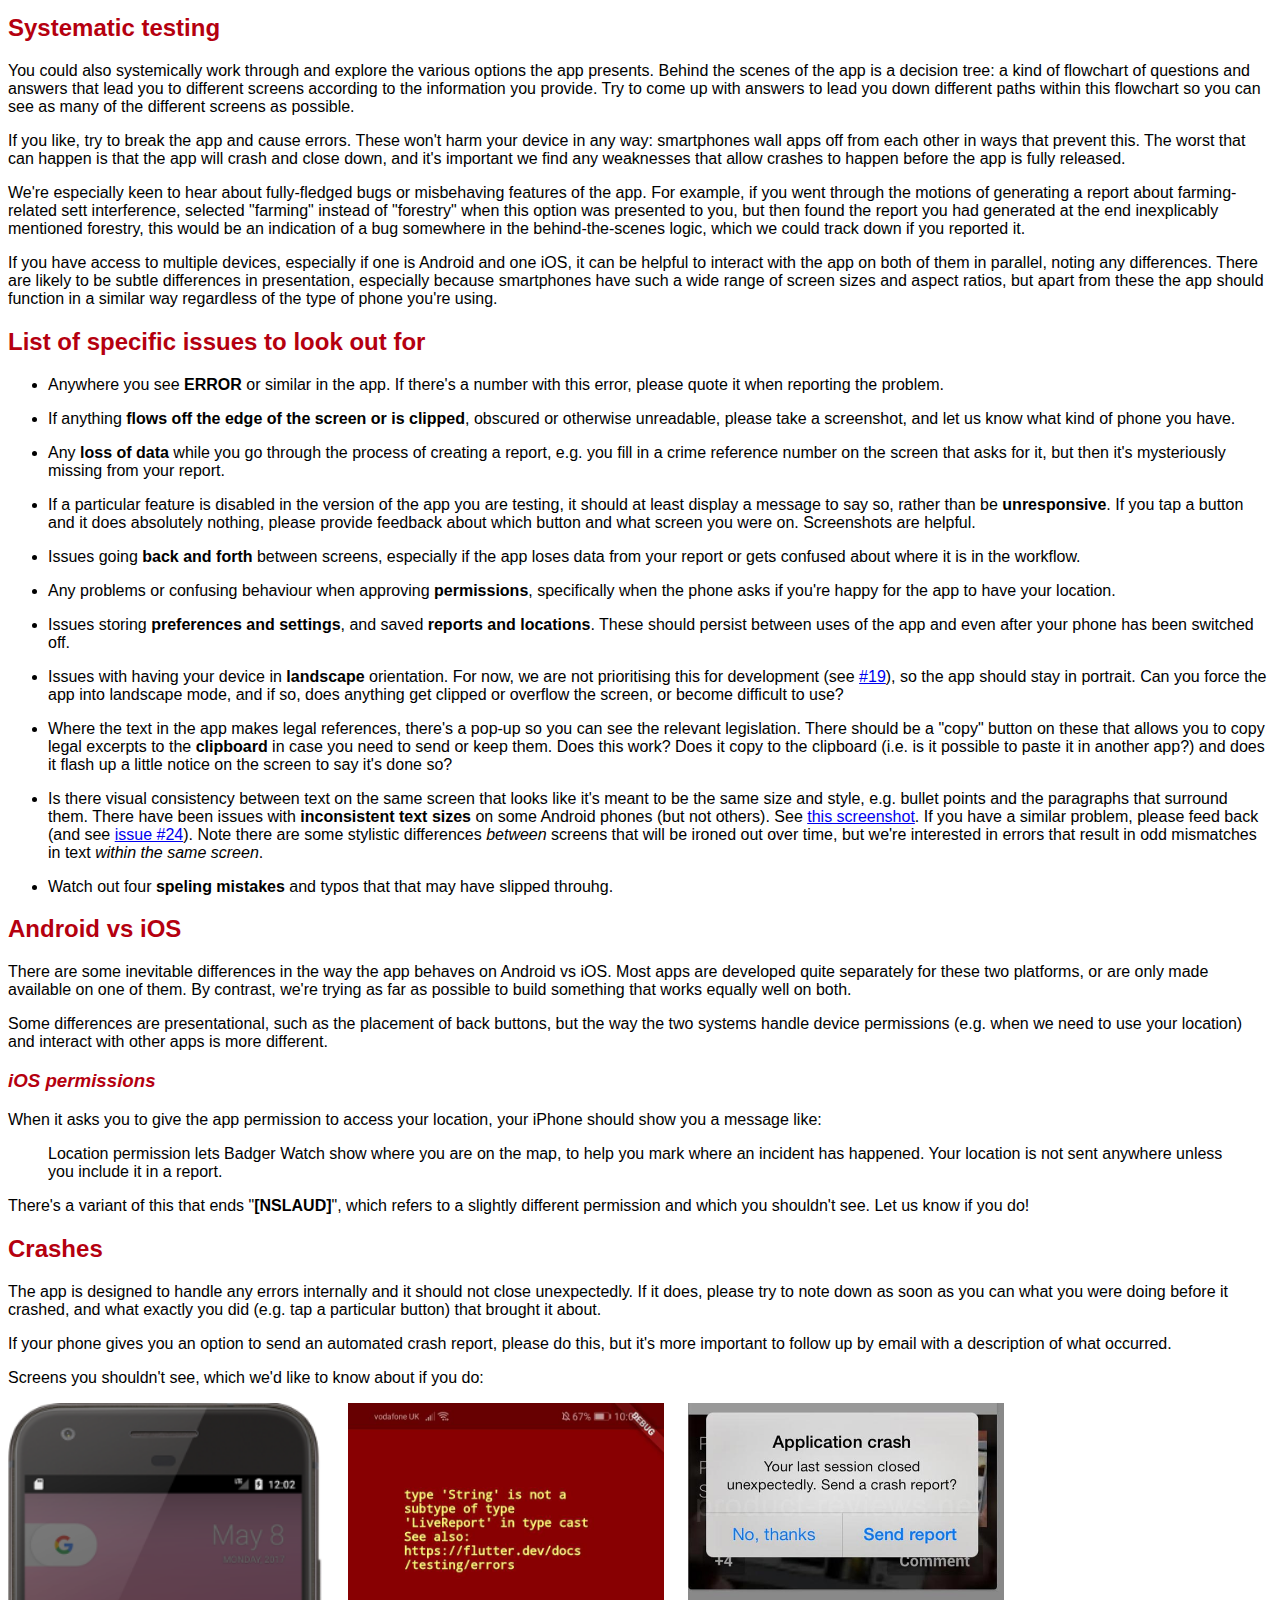
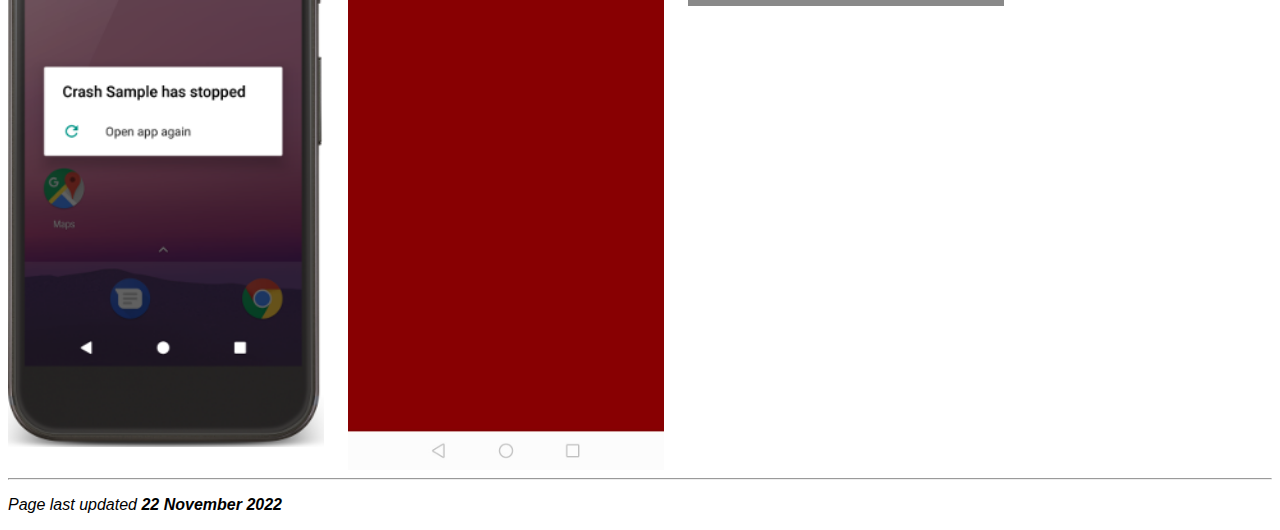
<file: badger/whattotest/index.html>
<!DOCTYPE html>
<html lang="en">
<head>
<meta http-equiv="Content-type" content="text/html; charset=utf-8">
<link rel="stylesheet" type="text/css" href="../style.css">
<title>Badger Watch: what to test</title>
</head>
<body>
<h1><a href="../">Badger Watch:</a> what to test</h1>

<p>Before you do much testing, be sure to have read the <a href="../intro">introduction notes</a>. After you've done some testing, have a look at <a href="../feedback">how to provide feedback</a>.</p>

<p>Explore the app however you like! There are however two approaches we'd especially like testers to take: trying it out with real or simulated scenarios users might come across while out and about and seeing how that goes, and more systematic testing to look for specific bugs and problems.<p>

<ul>
<li><a href="#scenarios">Scenarios</a></li>
<li><a href="#systematic">Systematic testing</a></li>
<li><a href="#lookout">List of specific issues to look out for</a></li>
<li><a href="#androidios">Android vs iOS</a><ul>
    <li><a href="#iospermissions">iOS permissions</a></li>
</ul></li>
<li><a href="#crashes">Crashes</a></li>
</ul>

<h2 id="scenarios">Scenarios</h2>

<p>Put yourself in the position of someone who has come across some form of badger persecution or a similar incident, and who wants to understand what they should do or how to report it using the app. Recall a scenario you've come across yourself in the past if one comes to mind, and imagine you had the app available to you at the time. Work through the questions and screens presented by the app and send in a hypothetical report.</p>

<p>Here are some specific example scenarios involving offences, or potential offences, committed against badgers. For each scenario please use the app to figure out what action to take and how to report the incident.</p>

<ol>
<li>You are walking your dog in public access woodland and come across a group of forestry workers clearing rhododendron on top of a sett, using heavy machinery. This is a sett you visit often and believe to be an active sett. The machinery has already caused several of the tunnels and chambers to collapse and the work is continuing. You raise your concerns with the person you believe to be the site manager but they shrug their shoulders and tell you the sett is ‘just a rabbit warren’.</li>

<li>You have just returned from work to a voicemail from your elderly neighbour, telling you that she is very concerned for the badger sett in the woodland at the bottom of her field. She says that earlier that day she witnessed a group of men with terriers and spades approaching the sett on a quadbike across the neighbour’s field. From her kitchen window she was able to snap a few photos and noted down the numberplate of the quadbike, but she didn’t know what else to do at the time and she’s very concerned for her badgers. She thinks the people have left now. Your neighbour tells you she thinks the hunt were also in the woods that morning. You offer to go check on the sett. You find many freshly-blocked holes with spade marks in them and an open hole with a discarded net next to it. There are also traces of blood and orange fur next to one of the entrances.</li>

<li>It’s 11pm on a warm night in May. You are just about to head to bed and decide to open your bedroom window to allow fresh air in. You hear a set of rifle shots from across the valley. The next morning you decide to go for a walk on a local footpath across one of the farmer’s fields and you find three dead badgers lying in a pile in the corner of the field with fresh boot prints around them in the mud.</li>

<li>You are on a family walk in the local woods when your dog alerts to something in the bushes. You go to investigate and find a badger with what appears to be a wire noose around the neck. The other end of the wire is attached to a stake in the ground. The badger is still alive but in a bad way.</li>

<li>The local country park is in the process of being developed. 500 houses are being built. You have been very concerned for the future of ‘your’ local badgers whose sett is in the country park, but developers have repeatedly assured you by email that the badgers would not be harmed. To your dismay, on one of your regular sett checks you find that the sett has been completely flattened by machinery, leaving no sign that a sett was ever there.</li>

<li>You hear that your local farmer is hosting a ploughing match in one of his fields at the weekend. His field borders your garden and there is a large active badger sett in the field boundary. You regularly take photos of the sett because you’re concerned it may be interfered with. On the day of the ploughing match you observe several of the participating tractors ploughing right up to the hedge on your neighbour’s side, destroying sett entrances and visibly collapsing tunnels and chambers beneath the soil. You immediately raise this with your neighbour and he agrees to put a cordon in place around the sett for the rest of the match, but unfortunately there has already been a lot of damage to the sett.</li>

<li>On one of your regular visits to the sett in the woods you find some suspicious-looking sandwiches left at several sett entrance holes. At first you suspect that someone might be feeding the badgers, but then you remember that several local dog-walkers had reported having to take their dogs to the vets after visiting the woods due to suspected poisoning. You prod one of the sandwiches with a stick and find that the contents are a mysterious blue powdery substance.</li>

<li>You are jogging along a footpath through a local woodland when out of the corner of your eye you spot a group of four or five men huddled around what you know to be a badger sett. One of the men is filming on his phone while two of the others are digging into the sett using shovels. You think you can also hear the yapping of a dog from that direction, although you can’t see the dog.</li>

<li>An elderly lady you know is out walking her terrier one summer evening when the dog who is not on a lead approaches some holes at the side of the track. Before she can stop the dog it disappears down a hole. After spending some time at the location calling the dog, this lady comes to your house for some help. You walk back to the location with her and the area she points out is known to you to be an active badger sett.</li>

<li>You are out checking badger setts in your area and you stop to check a well-known sett. You find the holes blocked using soil and around one hole is a white powdery residue. You suspect the sett may have been gassed.</li>
</ol>

<p>While you're testing these or any other scenarios, think about the following questions:</p>

<ul>
<li>Is the app intuitive? Would a user unfamiliar with it understand what the app is asking them to do?</li>
<li>Does the app do what you expect based on what it's telling you?</li>
<li>If you have something in mind you want to achieve using the app, how easy is this to accomplish?</li>
<li>Do you encounter any unexpected problems?</li>
</ul>

<p>Try to think of other scenarios we may not have considered: odd cases, but ones that are nevertheless within the scope of the incidents we're trying to encourage members of the public to report.</p>

<p>We're keen to hear about anything that doesn't behave the way you as the app user would expect. Due to various design constraints, some of these may be intentional even if they appear undesirable, but some are likely to be the result of errors we hadn't anticipated and which we can resolve. If in doubt, let us know!</p>

<h2 id="systematic">Systematic testing</h2>

<p>You could also systemically work through and explore the various options the app presents. Behind the scenes of the app is a decision tree: a kind of flowchart of questions and answers that lead you to different screens according to the information you provide. Try to come up with answers to lead you down different paths within this flowchart so you can see as many of the different screens as possible.</p>

<p>If you like, try to break the app and cause errors. These won't harm your device in any way: smartphones wall apps off from each other in ways that prevent this. The worst that can happen is that the app will crash and close down, and it's important we find any weaknesses that allow crashes to happen before the app is fully released.</p>

<p>We're especially keen to hear about fully-fledged bugs or misbehaving features of the app. For example, if you went through the motions of generating a report about farming-related sett interference, selected "farming" instead of "forestry" when this option was presented to you, but then found the report you had generated at the end inexplicably mentioned forestry, this would be an indication of a bug somewhere in the behind-the-scenes logic, which we could track down if you reported it.<p>

<p>If you have access to multiple devices, especially if one is Android and one iOS, it can be helpful to interact with the app on both of them in parallel, noting any differences. There are likely to be subtle differences in presentation, especially because smartphones have such a wide range of screen sizes and aspect ratios, but apart from these the app should function in a similar way regardless of the type of phone you're using.</p>

<h2 id="lookout">List of specific issues to look out for</h2>

<ul class="larger-sep">
<li>Anywhere you see <strong>ERROR</strong> or similar in the app. If there's a number with this error, please quote it when reporting the problem.</li>

<li>If anything <strong>flows off the edge of the screen or is clipped</strong>, obscured or otherwise unreadable, please take a screenshot, and let us know what kind of phone you have.</li>

<li>Any <strong>loss of data</strong> while you go through the process of creating a report, e.g. you fill in a crime reference number on the screen that asks for it, but then it's mysteriously missing from your report.</li>

<li>If a particular feature is disabled in the version of the app you are testing, it should at least display a message to say so, rather than be <strong>unresponsive</strong>. If you tap a button and it does absolutely nothing, please provide feedback about which button and what screen you were on. Screenshots are helpful.</li>

<li>Issues going <strong>back and forth</strong> between screens, especially if the app loses data from your report or gets confused about where it is in the workflow.</li>

<li>Any problems or confusing behaviour when approving <strong>permissions</strong>, specifically when the phone asks if you're happy for the app to have your location.</li>

<li>Issues storing <strong>preferences and settings</strong>, and saved <strong>reports and locations</strong>. These should persist between uses of the app and even after your phone has been switched off.</li>

<li>Issues with having your device in <strong>landscape</strong> orientation. For now, we are not prioritising this for development (see <a href="https://github.com/crsdc/badgerapp/issues/19">#19</a>), so the app should stay in portrait. Can you force the app into landscape mode, and if so, does anything get clipped or overflow the screen, or become difficult to use?</li>

<li>Where the text in the app makes legal references, there's a pop-up so you can see the relevant legislation. There should be a "copy" button on these that allows you to copy legal excerpts to the <strong>clipboard</strong> in case you need to send or keep them. Does this work? Does it copy to the clipboard (i.e. is it possible to paste it in another app?) and does it flash up a little notice on the screen to say it's done so?</li>

<li>Is there visual consistency between text on the same screen that looks like it's meant to be the same size and style, e.g. bullet points and the paragraphs that surround them. There have been issues with <strong>inconsistent text sizes</strong> on some Android phones (but not others). See <a href="../text-size-issue.jpg">this screenshot</a>. If you have a similar problem, please feed back (and see <a href="https://github.com/crsdc/badgerapp/issues/24">issue #24</a>). Note there are some stylistic differences <em>between</em> screens that will be ironed out over time, but we're interested in errors that result in odd mismatches in text <em>within the same screen</em>.</li>

<li>Watch out four <strong>speling mistakes</strong> and typos that that may have slipped throuhg.</li>

<!-- later: icon what does the icon look like - show various - does it cut parts off? -->
</ul>

<h2 id="androidios">Android vs iOS</h2>

<p>There are some inevitable differences in the way the app behaves on Android vs iOS. Most apps are developed quite separately for these two platforms, or are only made available on one of them. By contrast, we're trying as far as possible to build something that works equally well on both.</p>

<!--p>We would like the app to feel natural on both platforms, and this means doing some things differently by design. Feedback would be helpful on anything that strikes you as 'not the usual iPhone way of doing things' (for example), as we want to avoid jarring or unexpected experiences for users who are accustomed to one platform or the other.</p-->

<p>Some differences are presentational, such as the placement of back buttons, but the way the two systems handle device permissions (e.g. when we need to use your location) and interact with other apps is more different.</p>

<h3 id="iospermissions">iOS permissions</h3>

<p>When it asks you to give the app permission to access your location, your iPhone should show you a message like:

<blockquote>Location permission lets Badger Watch show where you are on the map, to help you mark where an incident has happened. Your location is not sent anywhere unless you include it in a report.</blockquote>

There's a variant of this that ends "<strong>[NSLAUD]</strong>", which refers to a slightly different permission and which you shouldn't see. Let us know if you do!

<h2 id="crashes">Crashes</h2>

<p>The app is designed to handle any errors internally and it should not close unexpectedly. If it does, please try to note down as soon as you can what you were doing before it crashed, and what exactly you did (e.g. tap a particular button) that brought it about.</p>

<p>If your phone gives you an option to send an automated crash report, please do this, but it's more important to follow up by email with a description of what occurred.</p>

<p>Screens you shouldn't see, which we'd like to know about if you do:</p>

<img src="android-crash.png" style="float: left; width: 25%" alt="Android crash screen" />
<img src="flutter-crash.jpg" style="float: left; margin-left: 1.5em; width: 25%" alt="Flutter crash screen" />
<img src="ios-crash.jpg" style="float: left; margin-left: 1.5em; width: 25%" alt="iOS crash screen" />
<br style="clear: left;" />

<hr />

<p><em>Page last updated <strong>22 November 2022</strong></em></p>

</body>
</html>
</file>
<file: badger/style.css>
body {
    font-family: sans-serif;
}

h1 {
    text-align: center;
    color: #B5000F;
}

h1 a {
    text-decoration: none;
    color: #B5000F;
}

h2 {
    color: #B5000F;
}

h3 {
    font-style: italic;
    color: #B5000F;
}

h4 {
    font-weight: normal;
    color: #B5000F;
}

div.qr {
    float: right;
    text-align: center;
    margin: 0.5em;
}

div.qr img {
  border: 20px solid #ffffff;
  width: 200px;
  height: auto;
}

div.qr p {
  margin-top: 0.2em;
  font-style: italic;
}

div.highlight {
    float: right;
    text-align: center;
    border: 4px solid #FAF064;
    padding: 0.5em 1em 0.5em 1em;
    margin: 0 1em 0.5em 1em;
}

div.highlight div {
    width: 50%;
    float: left;
    text-align: center;
    font-weight: bold;
    color: #B5000F
}

div.highlight div span {
    font-size: 175%;
}

ol li {
    margin: 0 2em 1em 1em;
    padding: 0.4em 0.8em;
    border-radius: 25px;
    background-color: #e3edf9;
}

ul li {
    margin-top: 0.3em;
}

ul.larger-sep li {
    margin-top: 1em;
}
</file>
